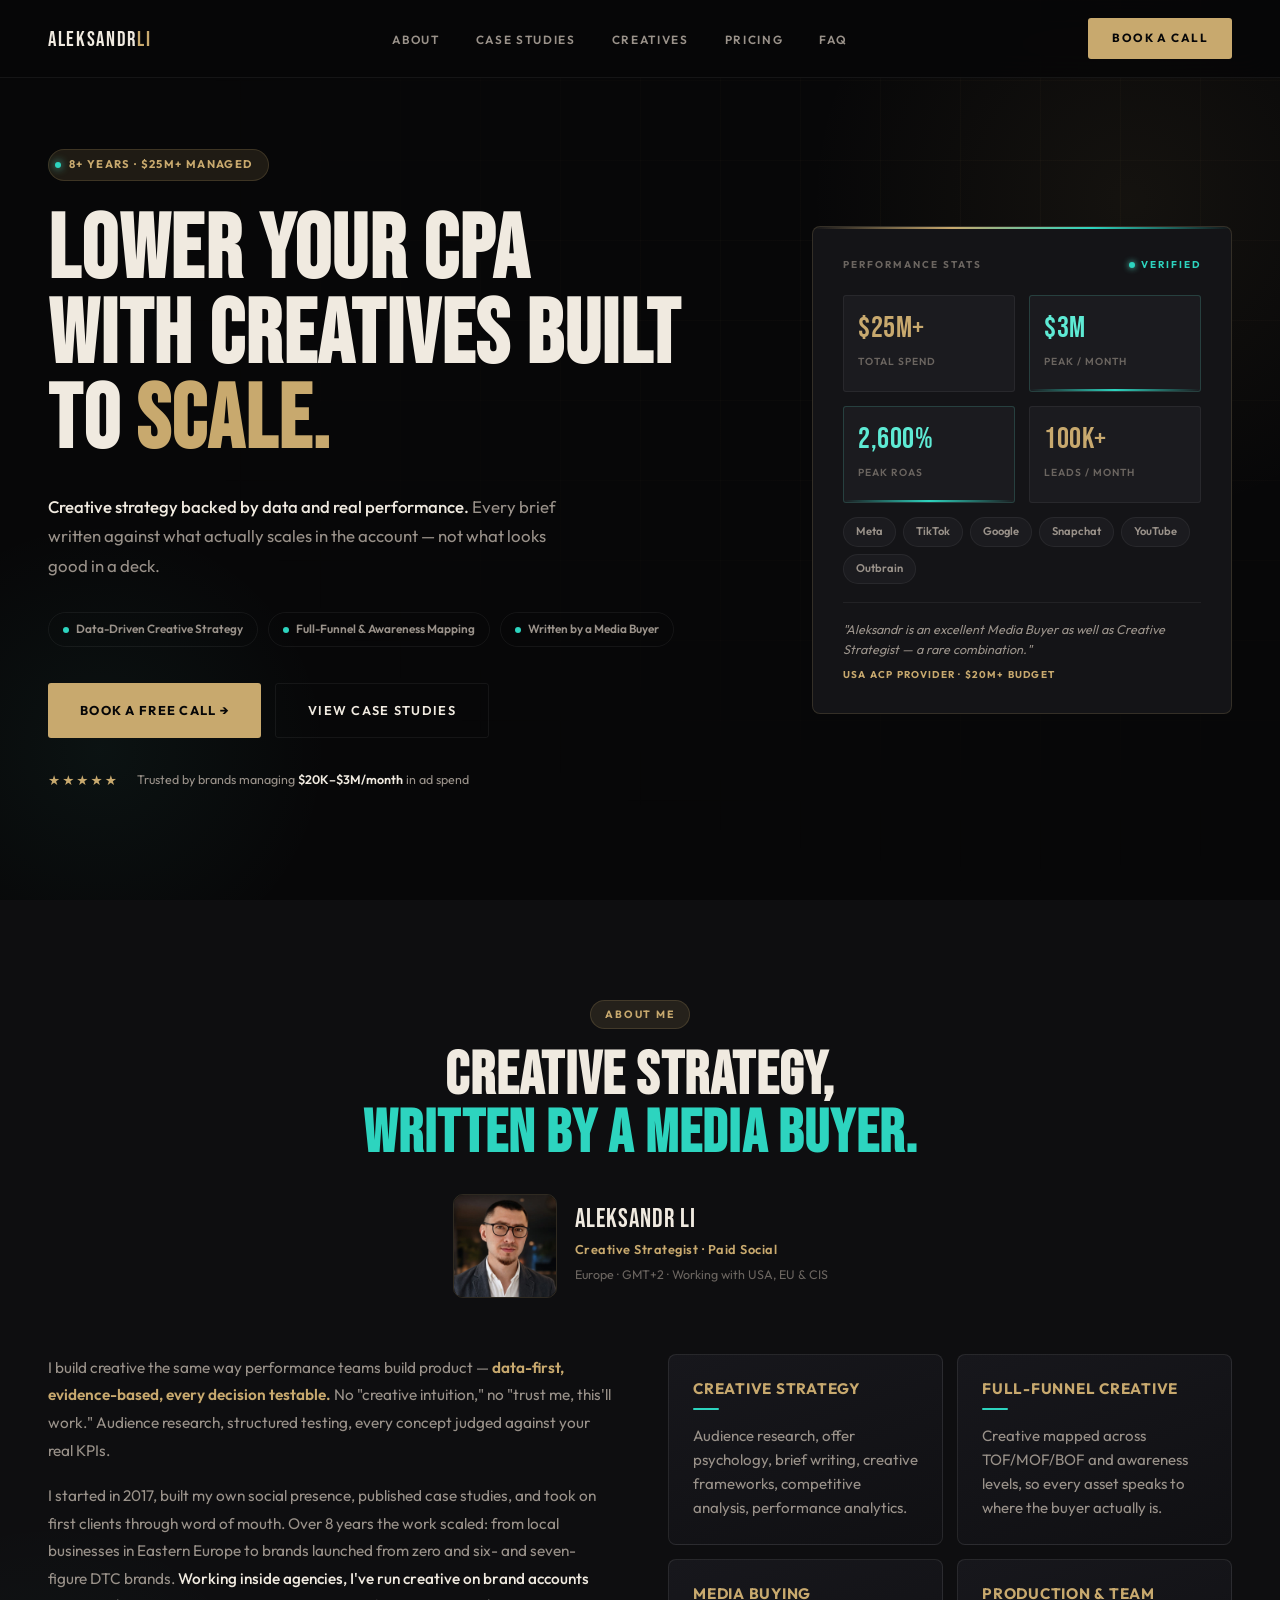
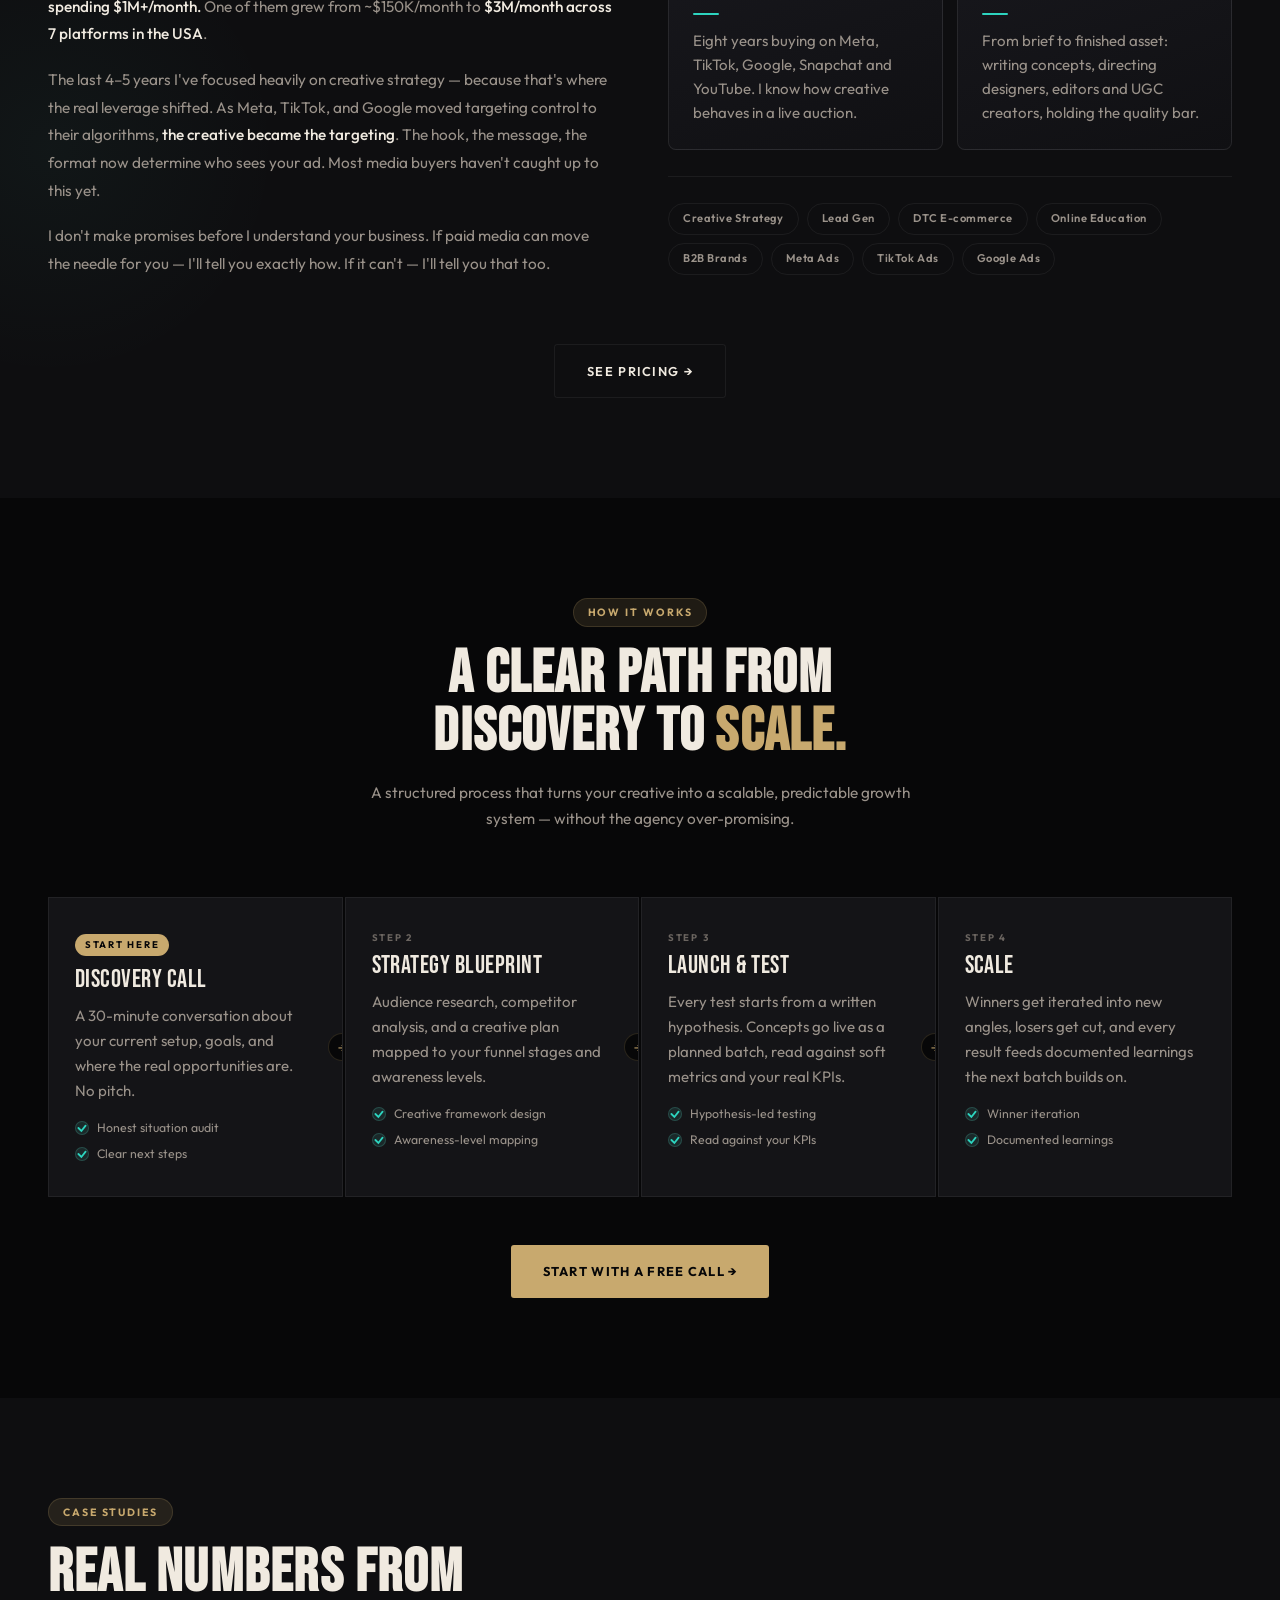
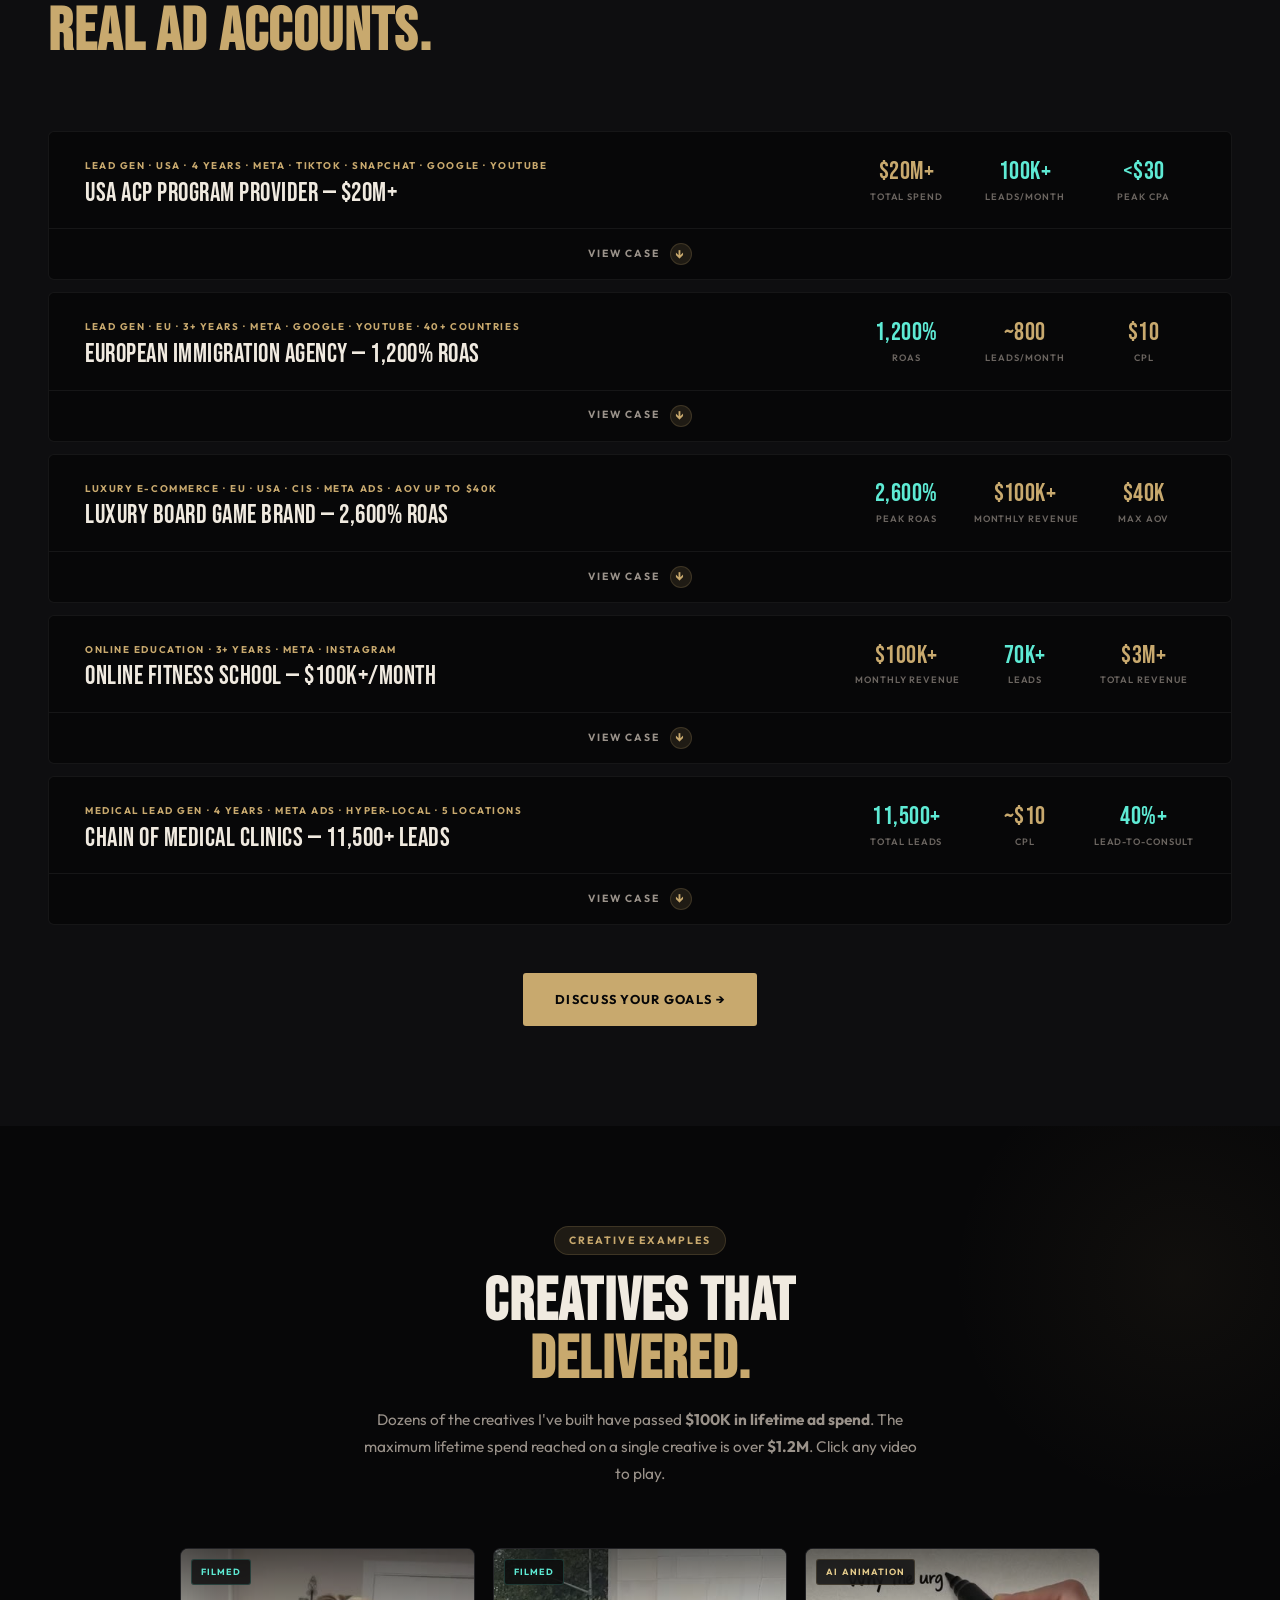
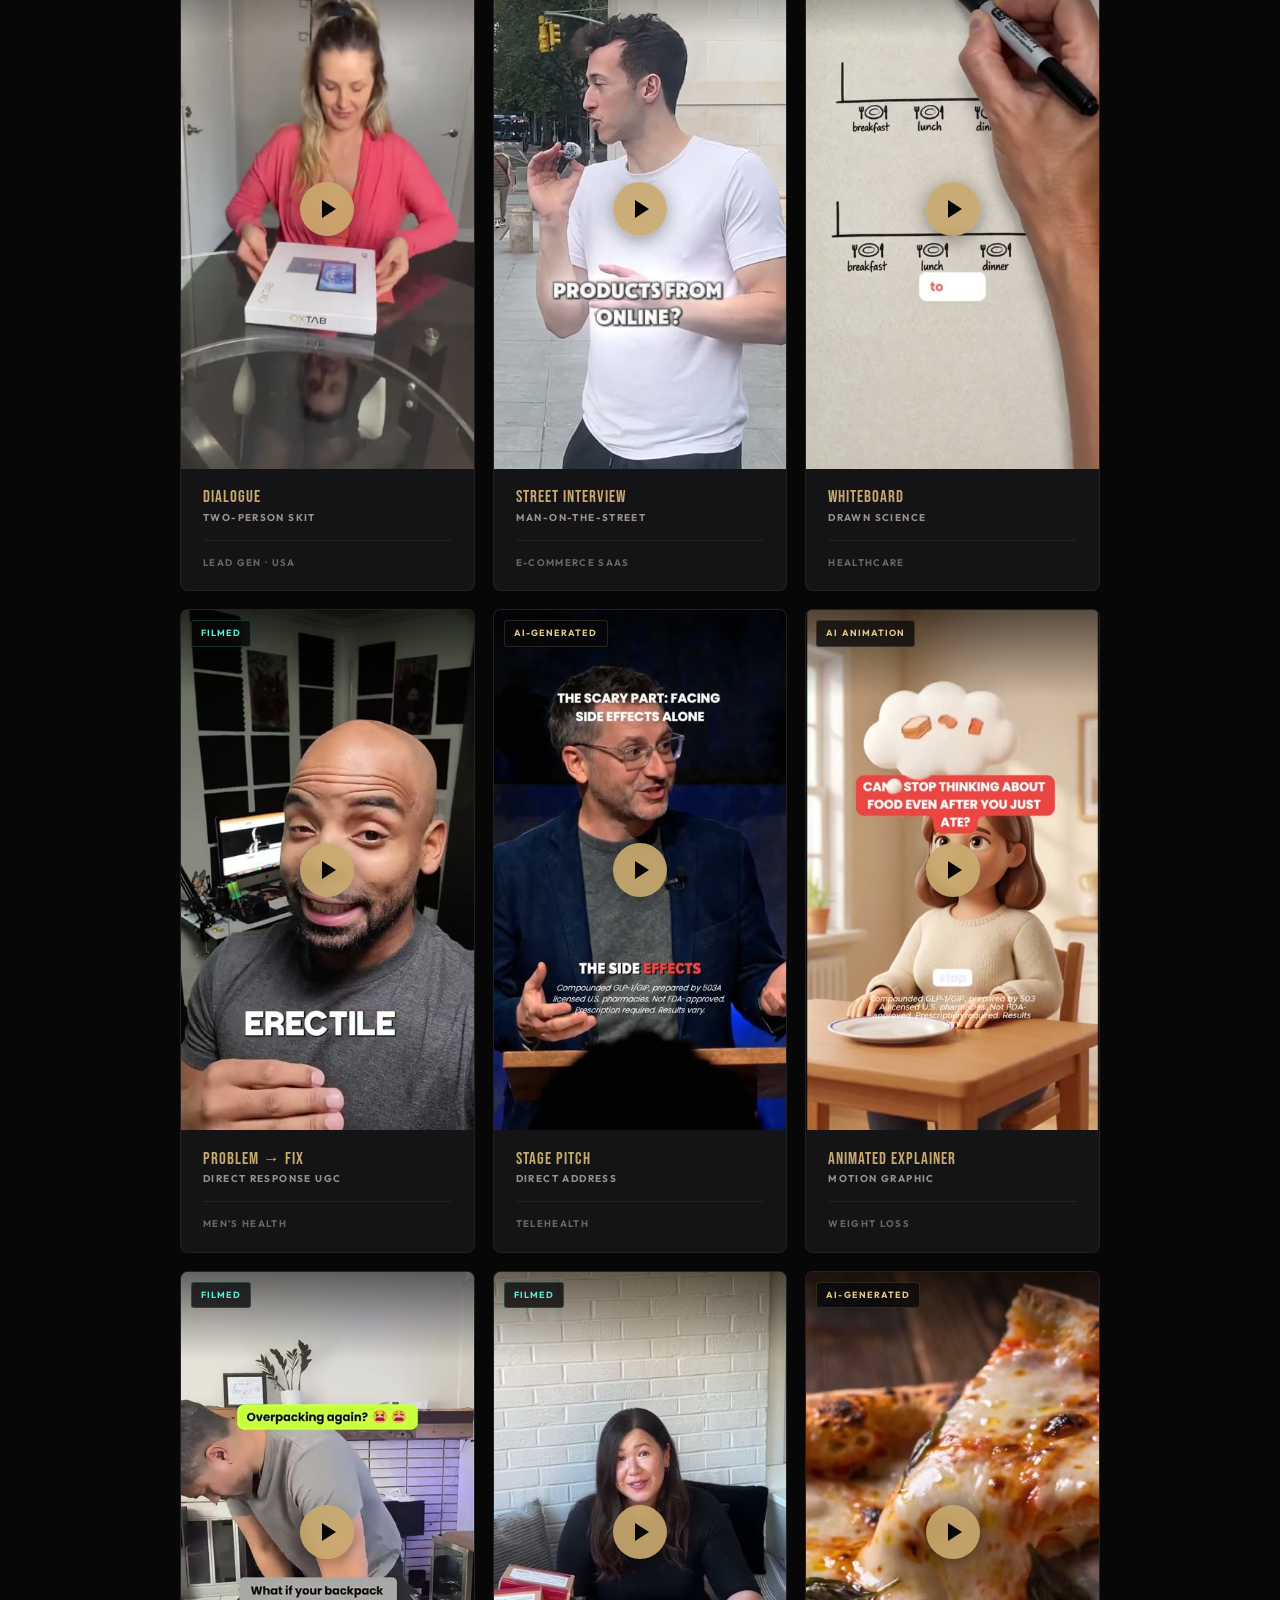
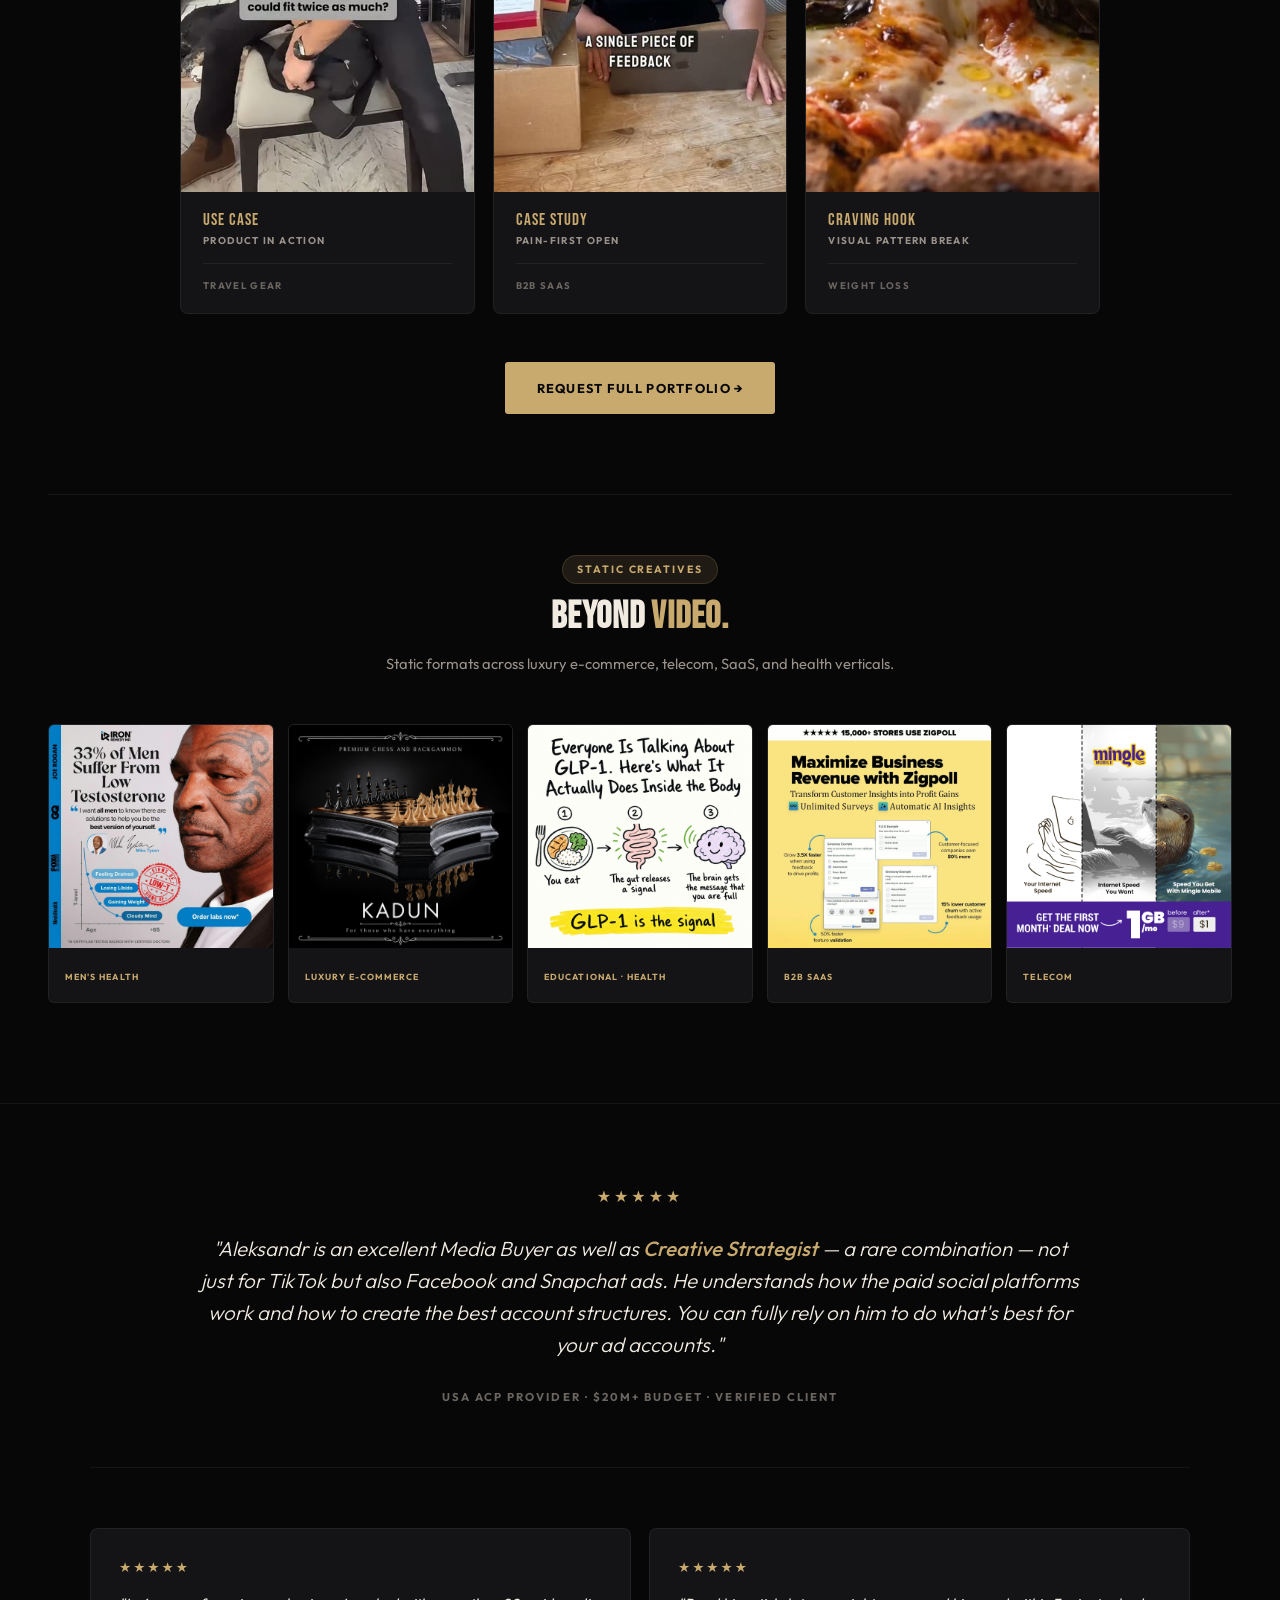
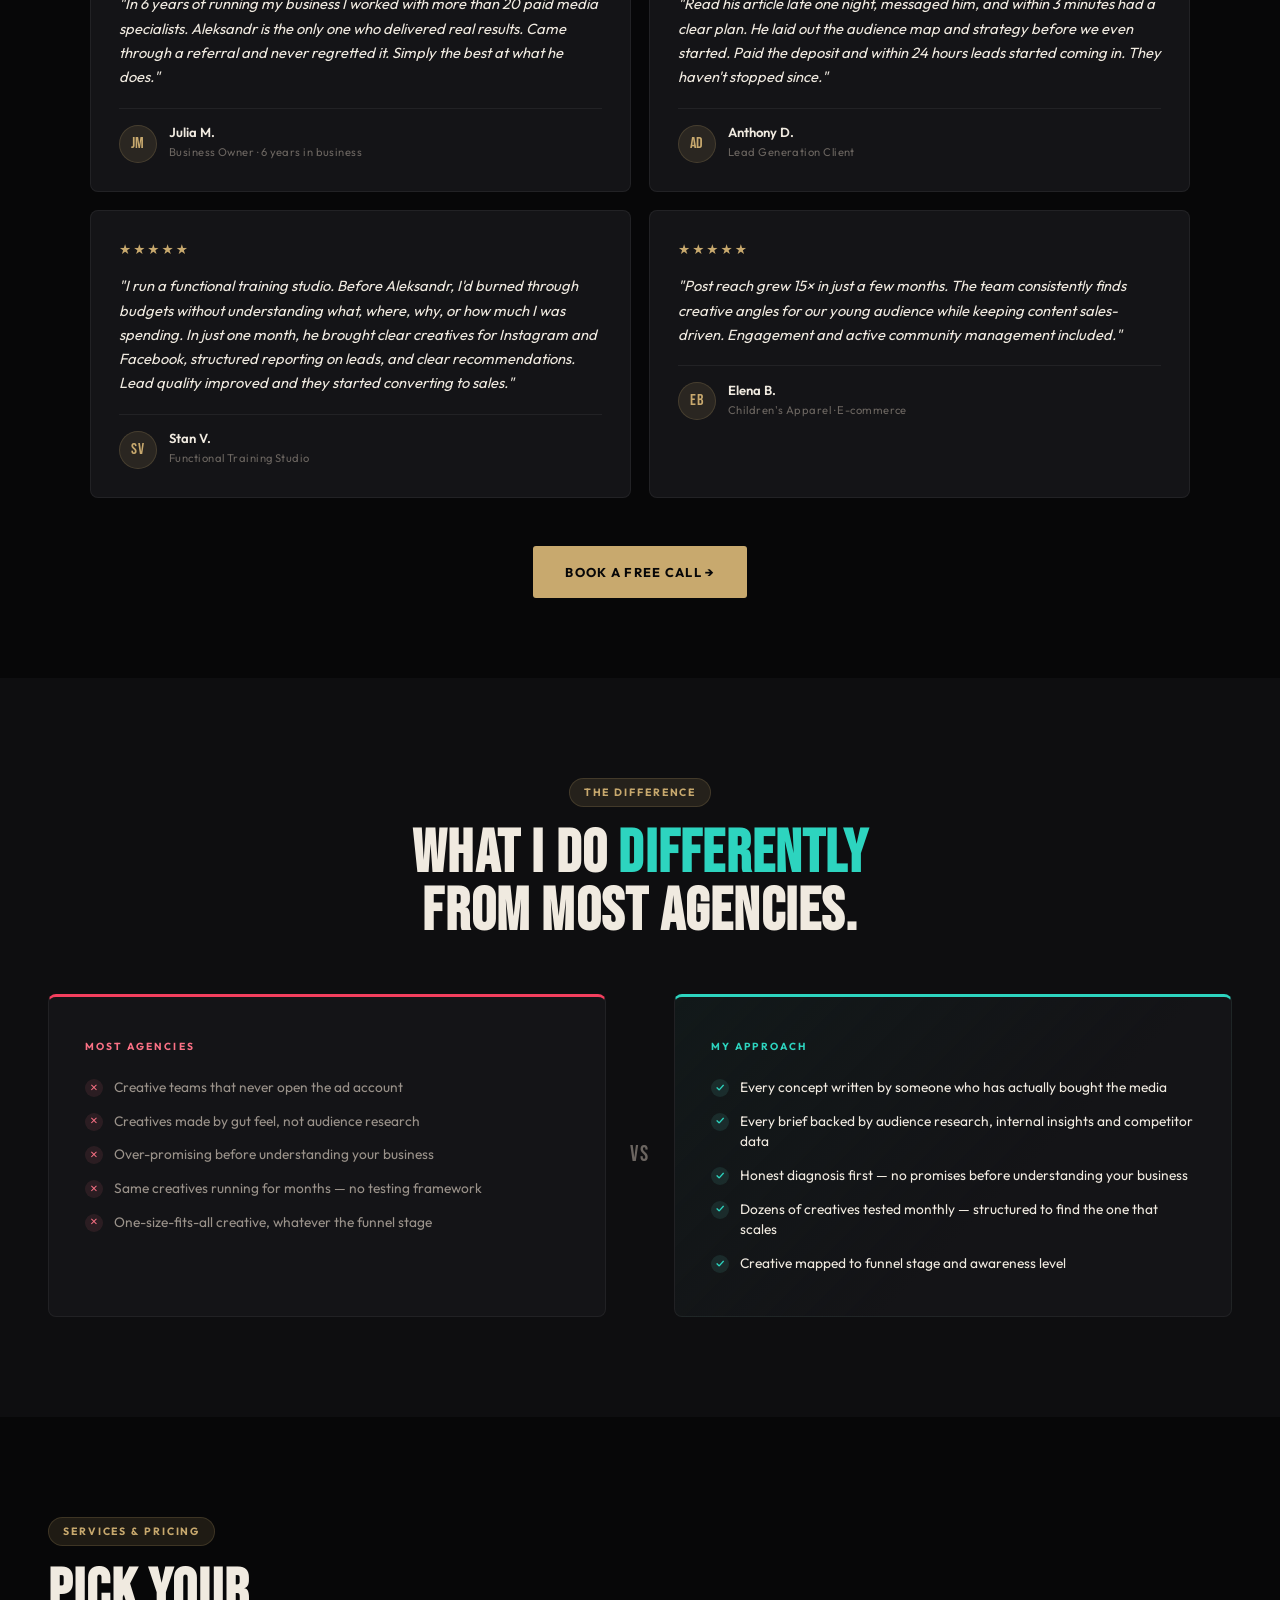
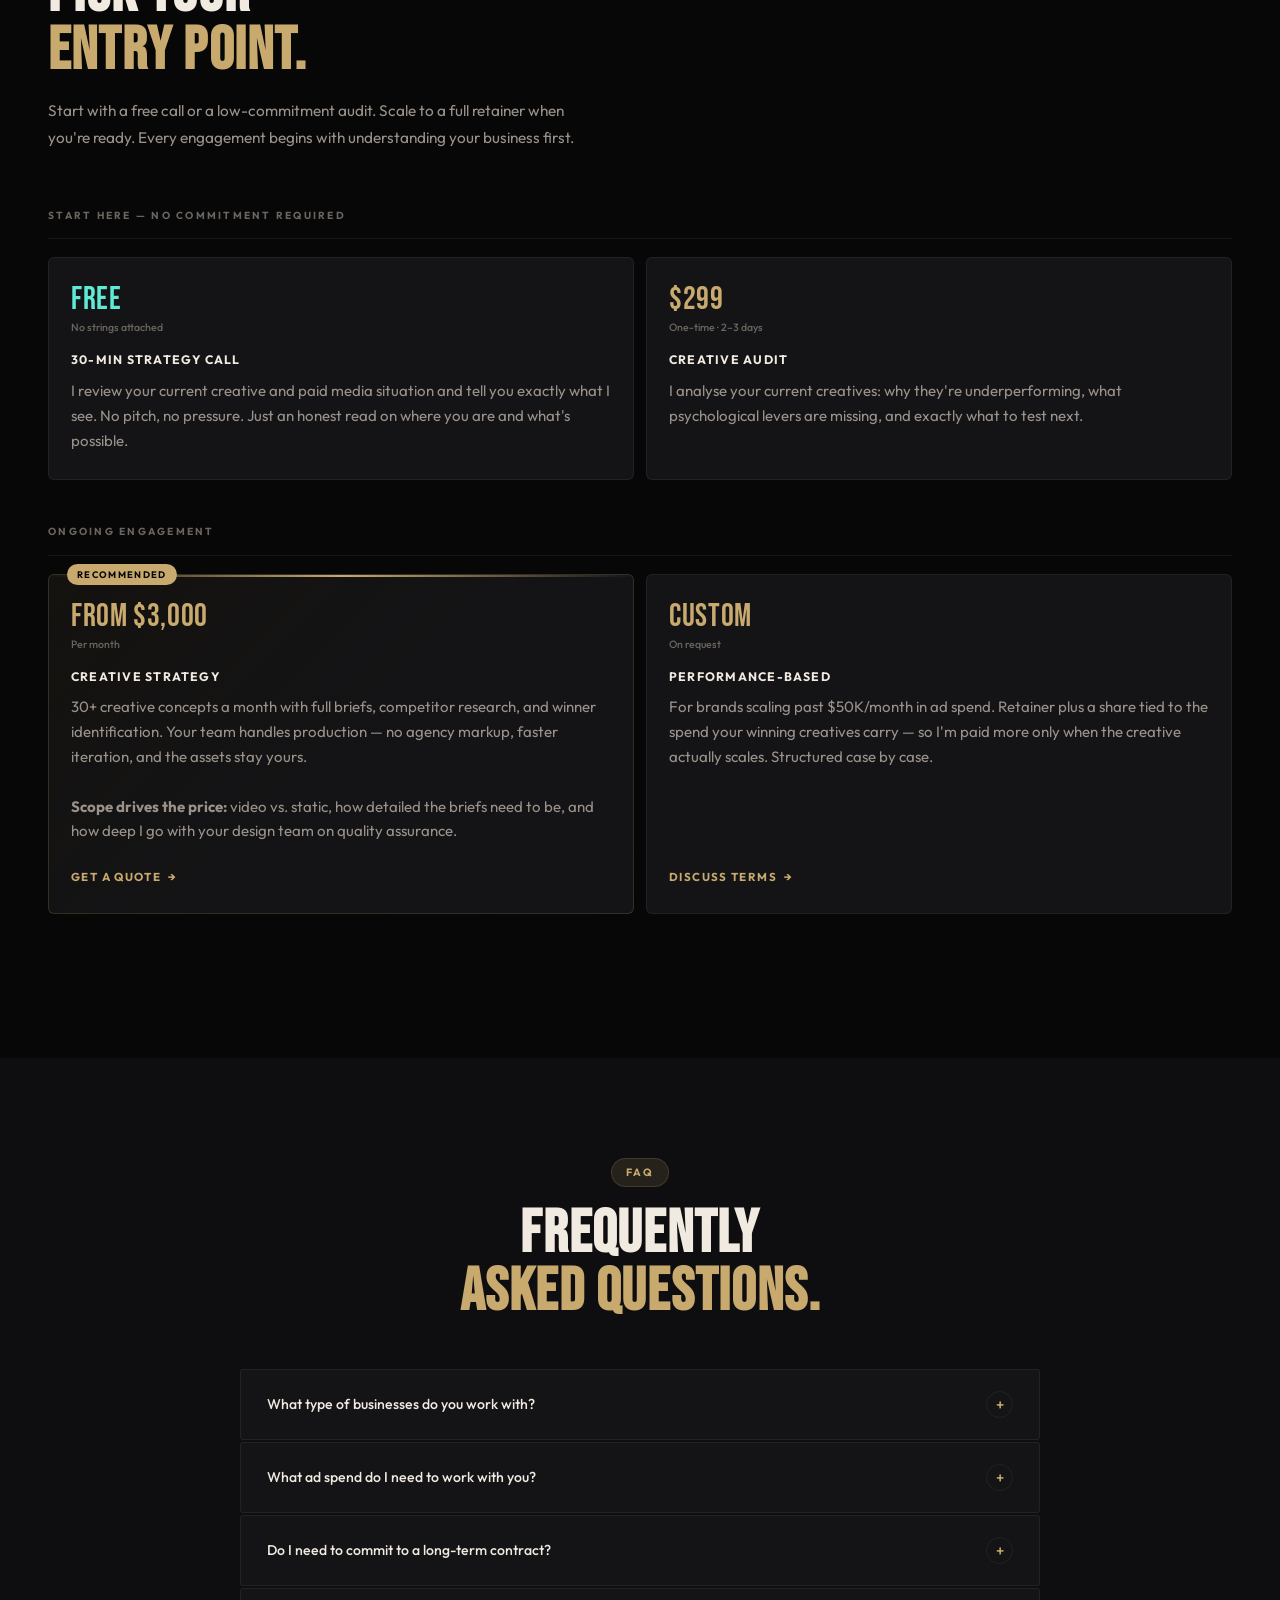
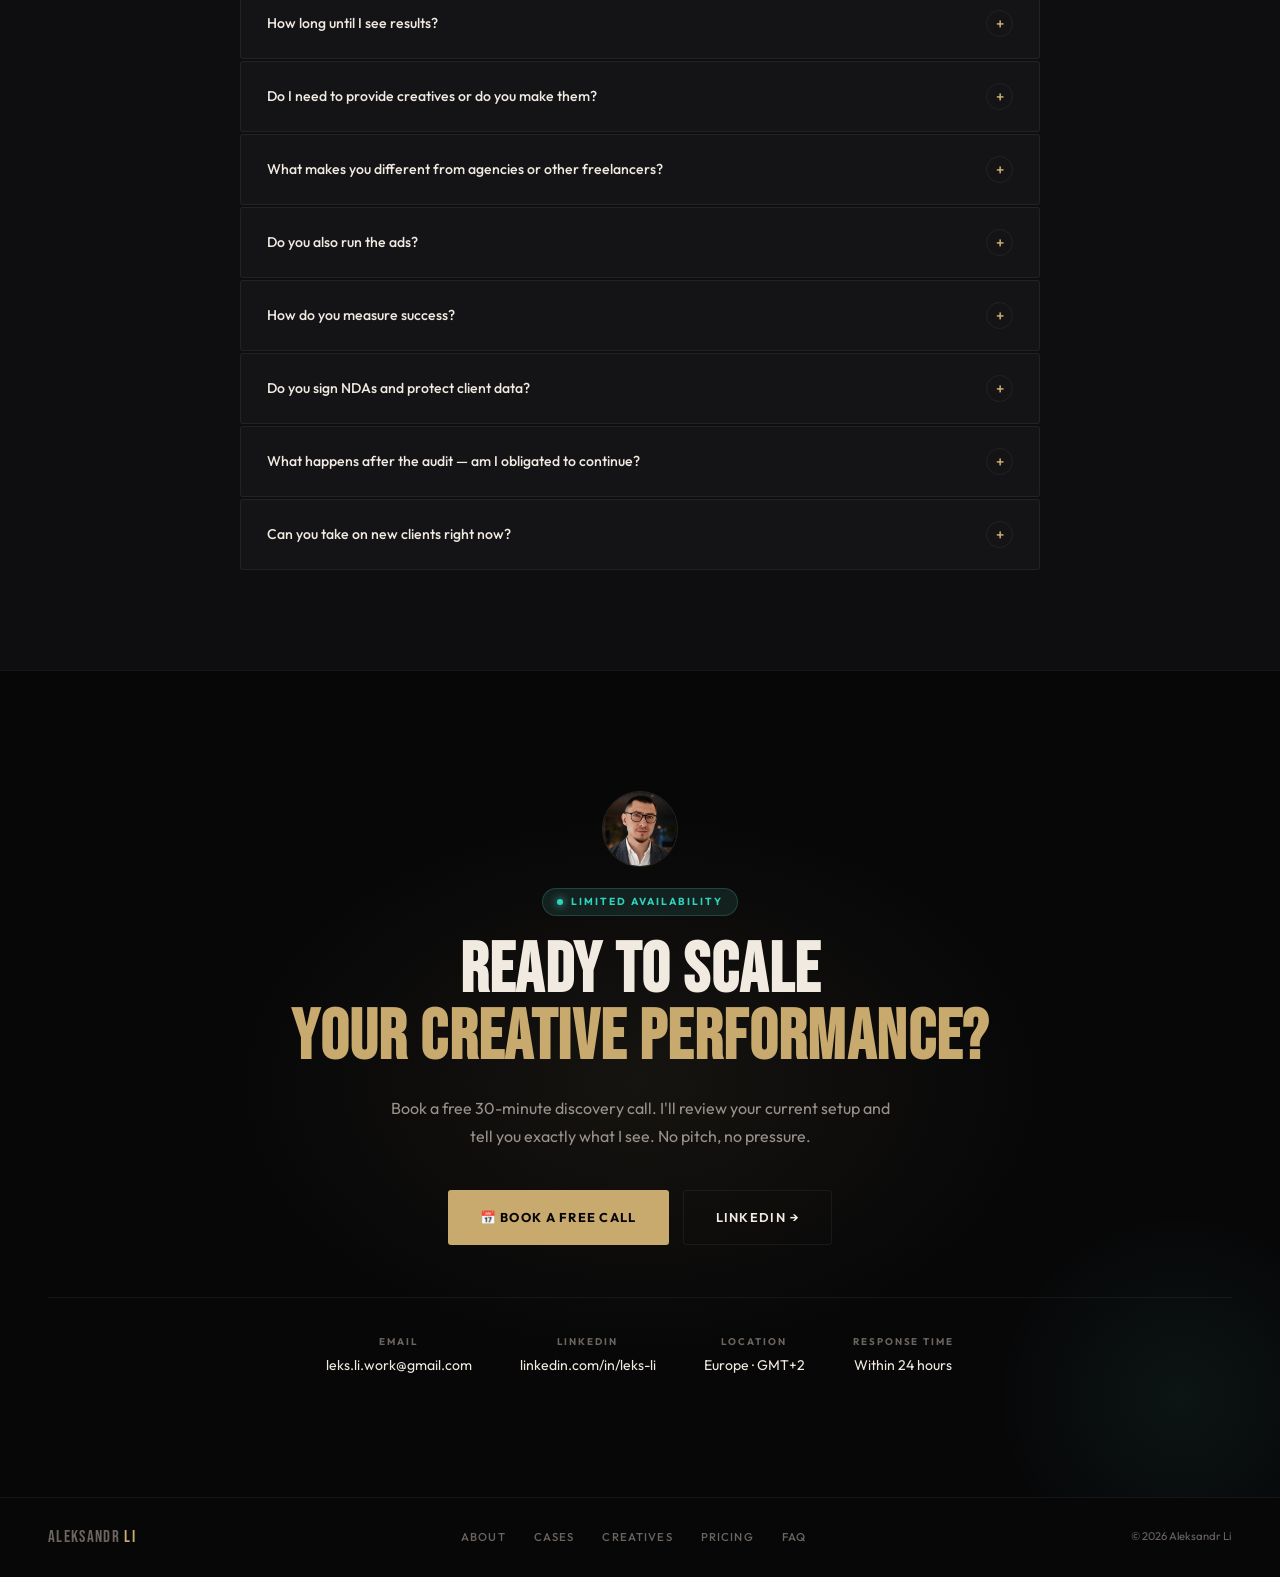
<file: index.html>
<!DOCTYPE html>
<!-- Aleksandr Li — Landing Page v1.11 (scroll jitter fix + logo nudge) -->
<html lang="en">
<head>
<meta charset="UTF-8"/>
<meta name="viewport" content="width=device-width, initial-scale=1.0"/>
<title>Aleksandr Li — Creative Strategy for Paid Media</title>
<link rel="icon" type="image/svg+xml" href="favicon.svg"/>
<link rel="icon" type="image/png" sizes="32x32" href="favicon-32x32.png"/>
<link rel="icon" type="image/png" sizes="16x16" href="favicon-16x16.png"/>
<link rel="apple-touch-icon" sizes="180x180" href="apple-touch-icon.png"/>
<meta name="theme-color" content="#0E0E10"/>
<link rel="preconnect" href="https://fonts.googleapis.com"/>
<link href="https://fonts.googleapis.com/css2?family=Bebas+Neue&family=Outfit:wght@300;400;500;600;700&display=swap" rel="stylesheet"/>
<link rel="stylesheet" href="style.css"/>
</head>
<body>

<nav>
  <button class="burger" aria-label="Open menu" aria-expanded="false" aria-controls="mmenu">
    <span></span><span></span><span></span>
  </button>
  <div class="logo">ALEKSANDR <span>LI</span></div>
  <ul class="nav-l">
    <li><a href="#about">About</a></li>
    <li><a href="#cases">Case Studies</a></li>
    <li><a href="#creatives">Creatives</a></li>
    <li><a href="#services">Pricing</a></li>
    <li><a href="#faq">FAQ</a></li>
  </ul>
  <a href="https://calendar.app.google/tjZBaGKGAgntRVgn7" target="_blank" rel="noopener" class="nbtn">Book a Call</a>
</nav>

<!-- Mobile fullscreen menu -->
<div class="mmenu" id="mmenu" aria-hidden="true">
  <div class="mmenu-inner">
    <a href="#about" class="mmenu-link">About</a>
    <a href="#cases" class="mmenu-link">Case Studies</a>
    <a href="#creatives" class="mmenu-link">Creatives</a>
    <a href="#services" class="mmenu-link">Pricing</a>
    <a href="#faq" class="mmenu-link">FAQ</a>
    <a href="https://calendar.app.google/tjZBaGKGAgntRVgn7" target="_blank" rel="noopener" class="mmenu-cta">Book a Call →</a>
  </div>
</div>

<!-- ───── HERO ───── -->
<section id="hero">
  <div class="hgrid"></div>
  <div class="hi">
    <div class="r">
      <div class="hbadge"><span class="dot"></span>8+ Years · $25M+ Managed</div>
      <h1 class="ht">Lower your CPA<br>with creatives built to <span class="g">scale.</span></h1>
      <p class="hsub"><strong>Creative strategy backed by data and real performance.</strong> Every brief written against what actually scales in the account — not what looks good in a deck.</p>
      <div class="hpills">
        <div class="pill"><span class="pdot"></span>Data-Driven Creative Strategy</div>
        <div class="pill"><span class="pdot"></span>Full-Funnel &amp; Awareness Mapping</div>
        <div class="pill"><span class="pdot"></span>Written by a Media Buyer</div>
      </div>
      <div class="hbtns">
        <a href="https://calendar.app.google/tjZBaGKGAgntRVgn7" target="_blank" rel="noopener" class="bg">Book a Free Call →</a>
        <a href="#cases" class="bgh">View Case Studies</a>
      </div>
      <div class="htrust">
        <span class="htrust-stars">★★★★★</span>
        <span class="htrust-text">Trusted by brands managing <strong>$20K–$3M/month</strong> in ad spend</span>
      </div>
    </div>
    <div class="r d1">
      <div class="hcard">
        <div class="hclbl"><span>Performance Stats</span><span class="live">Verified</span></div>
        <div class="hsgrid">
          <div class="hstat"><span class="hsv">$25M+</span><span class="hsl">Total Spend</span></div>
          <div class="hstat hl"><span class="hsv">$3M</span><span class="hsl">Peak / Month</span></div>
          <div class="hstat hl"><span class="hsv">2,600%</span><span class="hsl">Peak ROAS</span></div>
          <div class="hstat"><span class="hsv">100K+</span><span class="hsl">Leads / Month</span></div>
        </div>
        <div class="hplats">
          <span class="pp">Meta</span><span class="pp">TikTok</span><span class="pp">Google</span>
          <span class="pp">Snapchat</span><span class="pp">YouTube</span><span class="pp">Outbrain</span>
        </div>
        <div class="hquote">"Aleksandr is an excellent Media Buyer as well as Creative Strategist — a rare combination."<strong>USA ACP Provider · $20M+ Budget</strong></div>
      </div>
    </div>
  </div>
</section>

<!-- ───── ABOUT ───── -->
<section id="about">
  <div class="mx">
    <div class="about-header r">
      <div class="stag">About Me</div>
      <h2 class="st">Creative strategy,<br><span class="t">written by a media buyer.</span></h2>
            <div class="about-me">
        <img class="about-photo" src="images/aleksandr.jpg" alt="Aleksandr Li" width="104" height="104" loading="lazy">
        <div>
          <div class="about-id-name">Aleksandr Li</div>
          <div class="about-id-role">Creative Strategist · Paid Social</div>
          <div class="about-id-loc">Europe · GMT+2 · Working with USA, EU &amp; CIS</div>
        </div>
      </div>
    </div>
    <div class="about-grid">
      <div class="about-text-block r">
        <p>I build creative the same way performance teams build product — <span class="key">data-first, evidence-based, every decision testable.</span> No "creative intuition," no "trust me, this'll work." Audience research, structured testing, every concept judged against your real KPIs.</p>
        <p>I started in 2017, built my own social presence, published case studies, and took on first clients through word of mouth. Over 8 years the work scaled: from local businesses in Eastern Europe to brands launched from zero and six- and seven-figure DTC brands. <strong>Working inside agencies, I&#39;ve run creative on brand accounts spending $1M+/month.</strong> One of them grew from ~$150K/month to <strong>$3M/month across 7 platforms in the USA</strong>.</p>
        <p>The last 4–5 years I've focused heavily on creative strategy — because that's where the real leverage shifted. As Meta, TikTok, and Google moved targeting control to their algorithms, <strong>the creative became the targeting</strong>. The hook, the message, the format now determine who sees your ad. Most media buyers haven't caught up to this yet.</p>
        <p>I don't make promises before I understand your business. If paid media can move the needle for you — I'll tell you exactly how. If it can't — I'll tell you that too.</p>
      </div>
      <div class="about-right r d1">
        <div class="about-cards">
        <div class="acard">
          <h4>Creative Strategy</h4>
          <p>Audience research, offer psychology, brief writing, creative frameworks, competitive analysis, performance analytics.</p>
        </div>
        <div class="acard">
          <h4>Full-Funnel Creative</h4>
          <p>Creative mapped across TOF/MOF/BOF and awareness levels, so every asset speaks to where the buyer actually is.</p>
        </div>
        <div class="acard">
          <h4>Media Buying</h4>
          <p>Eight years buying on Meta, TikTok, Google, Snapchat and YouTube. I know how creative behaves in a live auction.</p>
        </div>
        <div class="acard">
          <h4>Production &amp; Team</h4>
          <p>From brief to finished asset: writing concepts, directing designers, editors and UGC creators, holding the quality bar.</p>
        </div>
        </div>
        <div class="about-tags">
          <span class="atag">Creative Strategy</span>
          <span class="atag">Lead Gen</span>
          <span class="atag">DTC E-commerce</span>
          <span class="atag">Online Education</span>
          <span class="atag">B2B Brands</span>
          <span class="atag">Meta Ads</span>
          <span class="atag">TikTok Ads</span>
          <span class="atag">Google Ads</span>
        </div>
      </div>
    </div>
    <div class="ccta r">
      <a href="#services" class="bgh">See Pricing →</a>
    </div>
  </div>
</section>

<!-- ───── PROCESS ───── -->
<section id="process">
  <div class="mx">
    <div class="ph r">
      <div class="stag">How It Works</div>
      <h2 class="st">A clear path from<br>discovery to <span class="g">scale.</span></h2>
      <p class="ssub">A structured process that turns your creative into a scalable, predictable growth system — without the agency over-promising.</p>
    </div>
    <div class="ps">
      <div class="step r">
        <div class="snum s0">Start Here</div>
        <div class="stitle">Discovery Call</div>
        <div class="sdesc">A 30-minute conversation about your current setup, goals, and where the real opportunities are. No pitch.</div>
        <div class="schecks">
          <div class="sc">Honest situation audit</div>
          <div class="sc">Clear next steps</div>
        </div>
        <div class="sarr">→</div>
      </div>
      <div class="step r d1">
        <div class="snum">Step 2</div>
        <div class="stitle">Strategy Blueprint</div>
        <div class="sdesc">Audience research, competitor analysis, and a creative plan mapped to your funnel stages and awareness levels.</div>
        <div class="schecks">
          <div class="sc">Creative framework design</div>
          <div class="sc">Awareness-level mapping</div>
        </div>
        <div class="sarr">→</div>
      </div>
      <div class="step r d2">
        <div class="snum">Step 3</div>
        <div class="stitle">Launch &amp; Test</div>
        <div class="sdesc">Every test starts from a written hypothesis. Concepts go live as a planned batch, read against soft metrics and your real KPIs.</div>
        <div class="schecks">
          <div class="sc">Hypothesis-led testing</div>
          <div class="sc">Read against your KPIs</div>
        </div>
        <div class="sarr">→</div>
      </div>
      <div class="step r d3">
        <div class="snum">Step 4</div>
        <div class="stitle">Scale</div>
        <div class="sdesc">Winners get iterated into new angles, losers get cut, and every result feeds documented learnings the next batch builds on.</div>
        <div class="schecks">
          <div class="sc">Winner iteration</div>
          <div class="sc">Documented learnings</div>
        </div>
      </div>
    </div>
    <div class="ccta r">
      <a href="https://calendar.app.google/tjZBaGKGAgntRVgn7" target="_blank" rel="noopener" class="bg">Start with a free call →</a>
    </div>
  </div>
</section>

<!-- ───── CASE STUDIES ───── -->
<section id="cases">
  <div class="mx">
    <div class="ch r">
      <div>
        <div class="stag">Case Studies</div>
        <h2 class="st">Real numbers from<br><span class="g">real ad accounts.</span></h2>
      </div>
    </div>
    <div class="cl">

      <div class="cc r"><div class="cch" onclick="tc(this)">
        <div><div class="ctag">Lead Gen · USA · 4 Years · Meta · TikTok · Snapchat · Google · YouTube</div><div class="cname">USA ACP Program Provider — $20M+</div></div>
        <div class="ckpis">
          <div><span class="ckv">$20M+</span><span class="ckl">Total Spend</span></div>
          <div><span class="ckv t">100K+</span><span class="ckl">Leads/Month</span></div>
          <div><span class="ckv t">&lt;$30</span><span class="ckl">Peak CPA</span></div>
        </div>
        </div><div class="cb"><div class="cbi">
        <div>
          <p>Client was spending ~$150K/month with <strong>zero creative system</strong>. All decisions made on gut feel — no testing framework, no repeatable path to scale.</p>
          <p>Built the entire creative strategy process from scratch: audience research, brief writing, UGC sourcing, creative analytics with Motion, <strong>dynamic budget allocation across 7 platforms</strong> vs. live CPA. Top 8 creatives generated $3.5M+ combined lifetime spend.</p>
          <a href="https://tally.so/r/ODj89M" target="_blank" rel="noopener" class="clink">Request Full Case Study →</a>
        </div>
        <table class="ctbl">
          <tr><td>Total spend</td><td>$20M+</td></tr>
          <tr><td>Peak monthly spend</td><td>$3M / month</td></tr>
          <tr><td>Peak registrations</td><td>100K+ / month</td></tr>
          <tr><td>CPA at peak</td><td>&lt;$30</td></tr>
          <tr><td>Top creative (lifetime)</td><td>$896K</td></tr>
          <tr><td>Platforms</td><td>7 platforms</td></tr>
          <tr><td>Duration</td><td>4 years (ongoing)</td></tr>
        </table>
      </div></div><div class="cexpand" onclick="tc(this)"><span>View case</span><span class="cexpand-arrow">↓</span></div></div>

      <div class="cc r d1"><div class="cch" onclick="tc(this)">
        <div><div class="ctag">Lead Gen · EU · 3+ Years · Meta · Google · YouTube · 40+ Countries</div><div class="cname">European Immigration Agency — 1,200% ROAS</div></div>
        <div class="ckpis">
          <div><span class="ckv t">1,200%</span><span class="ckl">ROAS</span></div>
          <div><span class="ckv">~800</span><span class="ckl">Leads/Month</span></div>
          <div><span class="ckv">$10</span><span class="ckl">CPL</span></div>
        </div>
        </div><div class="cb"><div class="cbi">
        <div>
          <p>Immigration is a <strong>3-month+ decision cycle</strong> — standard short-funnel approaches don't work. Built a dedicated MOF layer with testimonials, success stories, and educational content to keep prospects warm over months without burning budget on cold reach.</p>
          <p>Multilingual geo-targeting across 40+ countries with separate messaging per immigration motivation: jobs, education, legal security, retirement.</p>
          <a href="https://tally.so/r/ODj89M" target="_blank" rel="noopener" class="clink">Request Full Case Study →</a>
        </div>
        <table class="ctbl">
          <tr><td>ROAS</td><td>1,200%</td></tr>
          <tr><td>MER</td><td>500%</td></tr>
          <tr><td>Leads / month avg</td><td>~800</td></tr>
          <tr><td>Cost per lead</td><td>$10 first-contact</td></tr>
          <tr><td>Countries reached</td><td>40+</td></tr>
          <tr><td>Revenue growth</td><td>3×</td></tr>
        </table>
      </div></div><div class="cexpand" onclick="tc(this)"><span>View case</span><span class="cexpand-arrow">↓</span></div></div>

      <div class="cc r d2"><div class="cch" onclick="tc(this)">
        <div><div class="ctag">Luxury E-commerce · EU · USA · CIS · Meta Ads · AOV up to $40K</div><div class="cname">Luxury Board Game Brand — 2,600% ROAS</div></div>
        <div class="ckpis">
          <div><span class="ckv t">2,600%</span><span class="ckl">Peak ROAS</span></div>
          <div><span class="ckv">$100K+</span><span class="ckl">Monthly Revenue</span></div>
          <div><span class="ckv">$40K</span><span class="ckl">Max AOV</span></div>
        </div>
        </div><div class="cb"><div class="cbi">
        <div>
          <p>Selling a <strong>$40,000 chess set</strong> requires a completely different buyer psychology. Repositioned messaging from product features → <strong>status &amp; identity</strong>. Built a retargeting system designed for months-long luxury nurturing across EU, USA, and CIS simultaneously.</p>
          <a href="https://tally.so/r/ODj89M" target="_blank" rel="noopener" class="clink">Request Full Case Study →</a>
        </div>
        <table class="ctbl">
          <tr><td>Peak ROAS</td><td>2,600%</td></tr>
          <tr><td>Monthly revenue</td><td>$100K+</td></tr>
          <tr><td>Max AOV per unit</td><td>$40,000</td></tr>
          <tr><td>Markets</td><td>Europe · USA · CIS</td></tr>
          <tr><td>Duration</td><td>2+ years</td></tr>
        </table>
      </div></div><div class="cexpand" onclick="tc(this)"><span>View case</span><span class="cexpand-arrow">↓</span></div></div>

      <div class="cc r d3"><div class="cch" onclick="tc(this)">
        <div><div class="ctag">Online Education · 3+ Years · Meta · Instagram</div><div class="cname">Online Fitness School — $100K+/Month</div></div>
        <div class="ckpis">
          <div><span class="ckv">$100K+</span><span class="ckl">Monthly Revenue</span></div>
          <div><span class="ckv t">70K+</span><span class="ckl">Leads</span></div>
          <div><span class="ckv">$3M+</span><span class="ckl">Total Revenue</span></div>
        </div>
        </div><div class="cb"><div class="cbi">
        <div>
          <p>From <strong>$0 in paid revenue</strong> to $100K+/month. Built full paid infrastructure from zero — pixel setup, full-funnel architecture, lookalike audiences, UGC + founder video creative mix across 90+ product launches. Grew Instagram from 400K to <strong>750K+ followers</strong> via paid simultaneously.</p>
          <a href="https://tally.so/r/ODj89M" target="_blank" rel="noopener" class="clink">Request Full Case Study →</a>
        </div>
        <table class="ctbl">
          <tr><td>Monthly revenue (peak)</td><td>$100K+</td></tr>
          <tr><td>Total revenue</td><td>$3M+</td></tr>
          <tr><td>Leads generated</td><td>70K+</td></tr>
          <tr><td>Ad impressions</td><td>400M+</td></tr>
          <tr><td>Instagram growth</td><td>400K → 750K+</td></tr>
        </table>
      </div></div><div class="cexpand" onclick="tc(this)"><span>View case</span><span class="cexpand-arrow">↓</span></div></div>

      <div class="cc r"><div class="cch" onclick="tc(this)">
        <div><div class="ctag">Medical Lead Gen · 4 Years · Meta Ads · Hyper-local · 5 Locations</div><div class="cname">Chain of Medical Clinics — 11,500+ Leads</div></div>
        <div class="ckpis">
          <div><span class="ckv t">11,500+</span><span class="ckl">Total Leads</span></div>
          <div><span class="ckv">~$10</span><span class="ckl">CPL</span></div>
          <div><span class="ckv t">40%+</span><span class="ckl">Lead-to-Consult</span></div>
        </div>
        </div><div class="cb"><div class="cbi">
        <div>
          <p>I trained in medicine before paid media, so working with clinics is familiar territory — I understand the pain points patients walk in with, the language doctors use, and the trust signals that matter in healthcare marketing. <strong>That context shaped every creative decision in this campaign.</strong></p>
          <p>5 pain relief and rehabilitation centers needed steady consultation bookings within a strict <strong>1.5-mile radius</strong> per center. Tiny audience pools, constant fatigue risk, no room to scale aggressively.</p>
          <p>Solved through continuous creative rotation and age-based splits: direct founder-led ads for 50+, interactive quizzes for 25–45. <strong>Pain-first messaging</strong> outperformed clinic-feature ads every time.</p>
          <a href="https://tally.so/r/ODj89M" target="_blank" rel="noopener" class="clink">Request Full Case Study →</a>
        </div>
        <table class="ctbl">
          <tr><td>Total leads</td><td>11,500+</td></tr>
          <tr><td>Cost per lead</td><td>~$10</td></tr>
          <tr><td>Lead-to-consultation</td><td>40%+</td></tr>
          <tr><td>Avg leads / month</td><td>250+</td></tr>
          <tr><td>Social growth</td><td>2K → 13K+ followers</td></tr>
          <tr><td>Duration</td><td>4 years</td></tr>
        </table>
      </div></div><div class="cexpand" onclick="tc(this)"><span>View case</span><span class="cexpand-arrow">↓</span></div></div>

    </div>
    <div class="ccta r">
      <a href="https://calendar.app.google/tjZBaGKGAgntRVgn7" target="_blank" rel="noopener" class="bg">Discuss your goals →</a>
    </div>
  </div>
</section>

<!-- ───── CREATIVES ───── -->
<section id="creatives">
  <div class="mx">
    <div class="creatives-header r">
      <div class="stag">Creative Examples</div>
      <h2 class="st">Creatives that<br><span class="g">delivered.</span></h2>
      <p class="ssub" style="margin-left:auto;margin-right:auto;text-align:center">Dozens of the creatives I&#39;ve built have passed <strong>$100K in lifetime ad spend</strong>. The maximum lifetime spend reached on a single creative is over <strong>$1.2M</strong>. Click any video to play.</p>
    </div>

    <!-- Video grid 3x3 -->
    <div class="cv-grid">
      <div class="cv-card text-metric r">
        <div class="cv-media">
          <video src="videos/v03_acp_349k.mp4" poster="images/posters/v03_acp_349k.jpg" muted playsinline preload="none"></video>
          <div class="cv-play"></div>
          <span class="pfbadge filmed">Filmed</span>
        </div>
        <div class="cv-info">
          <span class="cv-metric">Dialogue</span>
          <span class="cv-metric-lbl">Two-Person Skit</span>
          <span class="cv-tag">Lead Gen &middot; USA</span>
        </div>
      </div>

      <div class="cv-card text-metric r d1">
        <div class="cv-media">
          <video src="videos/v15_street_interview_saas.mp4" poster="images/posters/v15_street_interview_saas.jpg" muted playsinline preload="none"></video>
          <div class="cv-play"></div>
          <span class="pfbadge filmed">Filmed</span>
        </div>
        <div class="cv-info">
          <span class="cv-metric">Street Interview</span>
          <span class="cv-metric-lbl">Man-on-the-Street</span>
          <span class="cv-tag">E-commerce SaaS</span>
        </div>
      </div>

      <div class="cv-card text-metric r d2">
        <div class="cv-media">
          <video src="videos/v11_whiteboard.mp4" poster="images/posters/v11_whiteboard.jpg" muted playsinline preload="none"></video>
          <div class="cv-play"></div>
          <span class="pfbadge ai">AI Animation</span>
        </div>
        <div class="cv-info">
          <span class="cv-metric">Whiteboard</span>
          <span class="cv-metric-lbl">Drawn Science</span>
          <span class="cv-tag">Healthcare</span>
        </div>
      </div>

      <div class="cv-card text-metric r">
        <div class="cv-media">
          <video src="videos/v07_iron.mp4" poster="images/posters/v07_iron.jpg" muted playsinline preload="none"></video>
          <div class="cv-play"></div>
          <span class="pfbadge filmed">Filmed</span>
        </div>
        <div class="cv-info">
          <span class="cv-metric">Problem &rarr; Fix</span>
          <span class="cv-metric-lbl">Direct Response UGC</span>
          <span class="cv-tag">Men's Health</span>
        </div>
      </div>

      <div class="cv-card text-metric r d1">
        <div class="cv-media">
          <video src="videos/v13_stage_pitch.mp4" poster="images/posters/v13_stage_pitch.jpg" muted playsinline preload="none"></video>
          <div class="cv-play"></div>
          <span class="pfbadge ai">AI-Generated</span>
        </div>
        <div class="cv-info">
          <span class="cv-metric">Stage Pitch</span>
          <span class="cv-metric-lbl">Direct Address</span>
          <span class="cv-tag">Telehealth</span>
        </div>
      </div>

      <div class="cv-card text-metric r d2">
        <div class="cv-media">
          <video src="videos/v12_animated_explainer.mp4" poster="images/posters/v12_animated_explainer.jpg" muted playsinline preload="none"></video>
          <div class="cv-play"></div>
          <span class="pfbadge ai">AI Animation</span>
        </div>
        <div class="cv-info">
          <span class="cv-metric">Animated Explainer</span>
          <span class="cv-metric-lbl">Motion Graphic</span>
          <span class="cv-tag">Weight Loss</span>
        </div>
      </div>

      <div class="cv-card text-metric r">
        <div class="cv-media">
          <video src="videos/v09_titantrek.mp4" poster="images/posters/v09_titantrek.jpg" muted playsinline preload="none"></video>
          <div class="cv-play"></div>
          <span class="pfbadge filmed">Filmed</span>
        </div>
        <div class="cv-info">
          <span class="cv-metric">Use Case</span>
          <span class="cv-metric-lbl">Product in Action</span>
          <span class="cv-tag">Travel Gear</span>
        </div>
      </div>

      <div class="cv-card text-metric r d1">
        <div class="cv-media">
          <video src="videos/v16_case_study_saas.mp4" poster="images/posters/v16_case_study_saas.jpg" muted playsinline preload="none"></video>
          <div class="cv-play"></div>
          <span class="pfbadge filmed">Filmed</span>
        </div>
        <div class="cv-info">
          <span class="cv-metric">Case Study</span>
          <span class="cv-metric-lbl">Pain-First Open</span>
          <span class="cv-tag">B2B SaaS</span>
        </div>
      </div>

      <div class="cv-card text-metric r d2">
        <div class="cv-media">
          <video src="videos/v14_craving_hook.mp4" poster="images/posters/v14_craving_hook.jpg" muted playsinline preload="none"></video>
          <div class="cv-play"></div>
          <span class="pfbadge ai">AI-Generated</span>
        </div>
        <div class="cv-info">
          <span class="cv-metric">Craving Hook</span>
          <span class="cv-metric-lbl">Visual Pattern Break</span>
          <span class="cv-tag">Weight Loss</span>
        </div>
      </div>
    </div>

    <div class="cv-swipe-hint"><span>Swipe →</span></div>

    <div class="cv-cta r">
      <a href="https://tally.so/r/XxROdz" target="_blank" rel="noopener" class="bg">Request Full Portfolio →</a>
    </div>

    <!-- Static creatives -->
    <div class="cv-static-divider">
      <div class="cv-static-header r">
        <div class="stag">Static Creatives</div>
        <h3>Beyond <span class="g">video.</span></h3>
        <p>Static formats across luxury e-commerce, telecom, SaaS, and health verticals.</p>
      </div>

      <div class="cv-static-grid">
        <div class="cv-static-card r">
          <div class="cv-static-media"><img src="images/s05_iron.jpg" alt="Iron Remedy MD static creative" loading="lazy"></div>
          <div class="cv-static-info"><span class="cv-static-tag">Men's Health</span></div>
        </div>
        <div class="cv-static-card r d1">
          <div class="cv-static-media"><img src="images/s01_kadun.jpg" alt="Kadun Chess static creative" loading="lazy"></div>
          <div class="cv-static-info"><span class="cv-static-tag">Luxury E-commerce</span></div>
        </div>
        <div class="cv-static-card r d2">
          <div class="cv-static-media"><img src="images/s03_tryozi_explainer.jpg" alt="Hand-drawn GLP-1 mechanism explainer" loading="lazy"></div>
          <div class="cv-static-info"><span class="cv-static-tag">Educational · Health</span></div>
        </div>
        <div class="cv-static-card r d3">
          <div class="cv-static-media"><img src="images/s04_zigpoll_saas.jpg" alt="Zigpoll feature and offer creative" loading="lazy"></div>
          <div class="cv-static-info"><span class="cv-static-tag">B2B SaaS</span></div>
        </div>
        <div class="cv-static-card r">
          <div class="cv-static-media"><img src="images/s02_mingle.jpg" alt="Mingle Mobile static creative" loading="lazy"></div>
          <div class="cv-static-info"><span class="cv-static-tag">Telecom</span></div>
        </div>
      </div>
      <div class="cv-swipe-hint"><span>Swipe →</span></div>
    </div>
  </div>
</section>

<!-- ───── TESTIMONIAL ───── -->
<div id="testimonial">
  <div class="tw r">
    <div class="stars">★★★★★</div>
    <div class="tq">"Aleksandr is an excellent Media Buyer as well as <span class="g">Creative Strategist</span> — a rare combination — not just for TikTok but also Facebook and Snapchat ads. He understands how the paid social platforms work and how to create the best account structures. You can fully rely on him to do what's best for your ad accounts."</div>
    <div class="tsrc">USA ACP Provider · $20M+ Budget · Verified Client</div>
  </div>

  <div class="tcards-wrap r">
    <div class="tcards-grid">
      <div class="tcard">
        <div class="tcard-stars">★★★★★</div>
        <div class="tcard-quote">"In 6 years of running my business I worked with more than 20 paid media specialists. Aleksandr is the only one who delivered real results. Came through a referral and never regretted it. Simply the best at what he does."</div>
        <div class="tcard-meta">
          <div class="tcard-avatar">JM</div>
          <div>
            <div class="tcard-name">Julia M.</div>
            <div class="tcard-role">Business Owner · 6 years in business</div>
          </div>
        </div>
      </div>

      <div class="tcard">
        <div class="tcard-stars">★★★★★</div>
        <div class="tcard-quote">"Read his article late one night, messaged him, and within 3 minutes had a clear plan. He laid out the audience map and strategy before we even started. Paid the deposit and within 24 hours leads started coming in. They haven't stopped since."</div>
        <div class="tcard-meta">
          <div class="tcard-avatar">AD</div>
          <div>
            <div class="tcard-name">Anthony D.</div>
            <div class="tcard-role">Lead Generation Client</div>
          </div>
        </div>
      </div>

      <div class="tcard">
        <div class="tcard-stars">★★★★★</div>
        <div class="tcard-quote">"I run a functional training studio. Before Aleksandr, I'd burned through budgets without understanding what, where, why, or how much I was spending. In just one month, he brought clear creatives for Instagram and Facebook, structured reporting on leads, and clear recommendations. Lead quality improved and they started converting to sales."</div>
        <div class="tcard-meta">
          <div class="tcard-avatar">SV</div>
          <div>
            <div class="tcard-name">Stan V.</div>
            <div class="tcard-role">Functional Training Studio</div>
          </div>
        </div>
      </div>

      <div class="tcard">
        <div class="tcard-stars">★★★★★</div>
        <div class="tcard-quote">"Post reach grew 15× in just a few months. The team consistently finds creative angles for our young audience while keeping content sales-driven. Engagement and active community management included."</div>
        <div class="tcard-meta">
          <div class="tcard-avatar">EB</div>
          <div>
            <div class="tcard-name">Elena B.</div>
            <div class="tcard-role">Children's Apparel · E-commerce</div>
          </div>
        </div>
      </div>
    </div>
    <div class="ccta r">
      <a href="https://calendar.app.google/tjZBaGKGAgntRVgn7" target="_blank" rel="noopener" class="bg">Book a free call →</a>
    </div>
  </div>
</div>

<!-- ───── COMPARISON ───── -->
<section id="comparison">
  <div class="mx">
    <div class="comph r">
      <div class="stag">The Difference</div>
      <h2 class="st">What I do <span class="t">differently</span><br>from most agencies.</h2>
    </div>
    <div class="compg r">
      <div class="ccard cold">
        <div class="clbl2">Most Agencies</div>
        <div class="citems">
          <div class="ci"><div class="cico">✕</div>Creative teams that never open the ad account</div>
          <div class="ci"><div class="cico">✕</div>Creatives made by gut feel, not audience research</div>
          <div class="ci"><div class="cico">✕</div>Over-promising before understanding your business</div>
          <div class="ci"><div class="cico">✕</div>Same creatives running for months — no testing framework</div>
          <div class="ci"><div class="cico">✕</div>One-size-fits-all creative, whatever the funnel stage</div>
        </div>
      </div>
      <div class="cvs">VS</div>
      <div class="ccard cnew">
        <div class="clbl2">My Approach</div>
        <div class="citems">
          <div class="ci"><div class="cico">✓</div>Every concept written by someone who has actually bought the media</div>
          <div class="ci"><div class="cico">✓</div>Every brief backed by audience research, internal insights and competitor data</div>
          <div class="ci"><div class="cico">✓</div>Honest diagnosis first — no promises before understanding your business</div>
          <div class="ci"><div class="cico">✓</div>Dozens of creatives tested monthly — structured to find the one that scales</div>
          <div class="ci"><div class="cico">✓</div>Creative mapped to funnel stage and awareness level</div>
        </div>
      </div>
    </div>
  </div>
</section>

<!-- ───── SERVICES ───── -->
<section id="services">
  <div class="mx">
    <div class="sh r">
      <div class="stag">Services &amp; Pricing</div>
      <h2 class="st">Pick your<br><span class="g">entry point.</span></h2>
      <p class="ssub">Start with a free call or a low-commitment audit. Scale to a full retainer when you're ready. Every engagement begins with understanding your business first.</p>
    </div>
    <div class="tb r">
      <div class="tblbl">Start Here — No Commitment Required</div>
      <div class="tgrid c2">
        <div class="tier">
          <div class="tpr free">Free</div>
          <span class="tper">No strings attached</span>
          <div class="tnm">30-Min Strategy Call</div>
          <div class="tdesc">I review your current creative and paid media situation and tell you exactly what I see. No pitch, no pressure. Just an honest read on where you are and what's possible.</div>
        </div>
        <div class="tier">
          <div class="tpr">$299</div>
          <span class="tper">One-time · 2–3 days</span>
          <div class="tnm">Creative Audit</div>
          <div class="tdesc">I analyse your current creatives: why they're underperforming, what psychological levers are missing, and exactly what to test next.</div>
        </div>
      </div>
    </div>
    <div class="tb r">
      <div class="tblbl">Ongoing Engagement</div>
      <div class="tgrid c2">
        <div class="tier ft">
          <div class="tbadge">Recommended</div>
          <div class="tpr">From $3,000</div>
          <span class="tper">Per month</span>
          <div class="tnm">Creative Strategy</div>
          <div class="tdesc">30+ creative concepts a month with full briefs, competitor research, and winner identification. Your team handles production — no agency markup, faster iteration, and the assets stay yours.<br><br><strong>Scope drives the price:</strong> video vs. static, how detailed the briefs need to be, and how deep I go with your design team on quality assurance.</div>
          <a href="https://calendar.app.google/tjZBaGKGAgntRVgn7" target="_blank" rel="noopener" class="tcta">Get a Quote <span>&rarr;</span></a>
        </div>
        <div class="tier">
          <div class="tpr">Custom</div>
          <span class="tper">On request</span>
          <div class="tnm">Performance-Based</div>
          <div class="tdesc">For brands scaling past $50K/month in ad spend. Retainer plus a share tied to the spend your winning creatives carry — so I'm paid more only when the creative actually scales. Structured case by case.</div>
          <a href="https://calendar.app.google/tjZBaGKGAgntRVgn7" target="_blank" rel="noopener" class="tcta">Discuss Terms <span>&rarr;</span></a>
        </div>
      </div>
    </div>
  </div>
</section>

<!-- ───── FAQ ───── -->
<section id="faq">
  <div class="mx">
    <div class="fh r">
      <div class="stag">FAQ</div>
      <h2 class="st">Frequently<br><span class="g">asked questions.</span></h2>
    </div>
    <div class="fl">
      <div class="fi r"><div class="fq" onclick="tf(this)">What type of businesses do you work with?<div class="fico">+</div></div><div class="fa"><div class="fai">I work primarily with DTC e-commerce brands, lead generation businesses, online education, and high-ticket services. Verticals include health & wellness, telecom, SaaS, immigration, travel & lifestyle goods, and luxury / high-ticket products. The common thread: brands with serious ad budgets ($20K+/month) that want a real system, not just someone to "run ads."</div></div></div>

      <div class="fi r d1"><div class="fq" onclick="tf(this)">What ad spend do I need to work with you?<div class="fico">+</div></div><div class="fa"><div class="fai">The recommended minimum is <strong>$20K+/month</strong> in ad spend — and that's not about my rate. Below that you can't run a clean creative test: too little data, too slow to read, and you end up guessing anyway. For the <strong>Creative Audit ($299)</strong> there's no minimum — it's useful for any brand running ads.</div></div></div>

      <div class="fi r d2"><div class="fq" onclick="tf(this)">Do I need to commit to a long-term contract?<div class="fico">+</div></div><div class="fa"><div class="fai">Retainers are <strong>month-to-month with 30-day notice</strong>. No 3-month or 6-month lock-ins. That said, paid media isn't a 30-day game — meaningful scaling happens in months 2–4. Most clients stay 6+ months because the system compounds. The flexibility is there if it's not working — but in my experience, when expectations are aligned upfront, it's rarely needed.</div></div></div>

      <div class="fi r d3"><div class="fq" onclick="tf(this)">How long until I see results?<div class="fico">+</div></div><div class="fa"><div class="fai">Honest answer: it depends on where you start. If you have an existing account with stable creatives, I can usually move your primary KPI in <strong>2–4 weeks</strong>. If we're launching from zero — building creative pipelines, testing frameworks, audience research — meaningful results take <strong>6–8 weeks</strong>. Anyone promising overnight results is either lying or working with very low standards for "results."</div></div></div>

      <div class="fi r d3"><div class="fq" onclick="tf(this)">Do I need to provide creatives or do you make them?<div class="fico">+</div></div><div class="fa"><div class="fai">I write the concepts and the briefs; <strong>your team produces them</strong>. Most brands who come to me already have editors or designers, and keeping production in-house means no agency markup, faster iteration, and the finished assets stay yours. If you don't have anyone, I can help you source production — that's discussed separately.</div></div></div>

      <div class="fi r"><div class="fq" onclick="tf(this)">What makes you different from agencies or other freelancers?<div class="fico">+</div></div><div class="fa"><div class="fai">Most creative strategists have never spent a dollar of ad budget — they write briefs from a mood board and hope. I spent eight years and <strong>$25M+ inside the accounts</strong>. That means I know what a hook has to do to survive an auction, what still works when you push past $200/day, and what quietly dies the moment you raise the budget. The strategy is written against the account, not against a deck.</div></div></div>

      <div class="fi r d3"><div class="fq" onclick="tf(this)">Do you also run the ads?<div class="fico">+</div></div><div class="fa"><div class="fai">No — I don't take media buying retainers. My focus is creative strategy, and I work alongside your media buyer, in-house team, or agency. I do ask for <strong>read-only access to the ad account</strong>: reading real performance data is exactly what makes the creative work, and without it I'd be guessing like everyone else.</div></div></div>

      <div class="fi r d1"><div class="fq" onclick="tf(this)">How do you measure success?<div class="fico">+</div></div><div class="fa"><div class="fai">Primary KPIs are agreed upfront: CPA, ROAS, or CPL depending on the business model. I track intermediate metrics (CPC, CTR, hook rate, scroll-stop rate) to diagnose creative performance. <strong>Winning creatives must also be scalable</strong> — I don't call something a winner if it only works at $200/day.</div></div></div>

      <div class="fi r d2"><div class="fq" onclick="tf(this)">Do you sign NDAs and protect client data?<div class="fico">+</div></div><div class="fa"><div class="fai">Yes — happy to sign NDAs before we share any sensitive numbers or strategy details. All client work is treated as confidential by default. Case studies on this site reference specific results but do not name brands without written permission.</div></div></div>

      <div class="fi r d3"><div class="fq" onclick="tf(this)">What happens after the audit — am I obligated to continue?<div class="fico">+</div></div><div class="fa"><div class="fai">Zero obligation. The audit is a standalone deliverable — you get a document with specific action points and you can implement them yourself, with your existing team, or with another freelancer. Most clients who do continue do it because the audit demonstrated where the gaps are. No retainer pressure either way.</div></div></div>

      <div class="fi r"><div class="fq" onclick="tf(this)">Can you take on new clients right now?<div class="fico">+</div></div><div class="fa"><div class="fai">I take on a limited number of retainer clients to maintain quality. Book a discovery call to discuss current availability and timelines. <strong>Audits and one-time projects</strong> are generally available within 1–2 weeks.</div></div></div>
    </div>
  </div>
</section>

<!-- ───── CTA ───── -->
<section id="cta">
  <div class="ci2">
    <img class="cta-photo r" src="images/aleksandr.jpg" alt="Aleksandr Li" width="76" height="76" loading="lazy">
    <div class="ctag2 r"><span class="dot"></span>Limited Availability</div>
    <h2 class="ct r d1">Ready to scale<br><span class="g">your creative performance?</span></h2>
    <p class="csub r d2">Book a free 30-minute discovery call. I'll review your current setup and tell you exactly what I see. No pitch, no pressure.</p>
    <div class="cbtns r d3">
      <a href="https://calendar.app.google/tjZBaGKGAgntRVgn7" target="_blank" rel="noopener" class="bg">📅 Book a Free Call</a>
      <a href="https://linkedin.com/in/leks-li" target="_blank" class="bgh">LinkedIn →</a>
    </div>
    <div class="ccs r">
      <div class="cci"><div class="ccl">Email</div><a href="mailto:leks.li.work@gmail.com" class="ccv">leks.li.work@gmail.com</a></div>
      <div class="cci"><div class="ccl">LinkedIn</div><a href="https://linkedin.com/in/leks-li" target="_blank" class="ccv">linkedin.com/in/leks-li</a></div>
      <div class="cci"><div class="ccl">Location</div><div class="ccv">Europe · GMT+2</div></div>
      <div class="cci"><div class="ccl">Response Time</div><div class="ccv">Within 24 hours</div></div>
    </div>
  </div>
</section>

<footer>
  <div class="flogo">ALEKSANDR <span>LI</span></div>
  <div class="flinks">
    <a href="#about">About</a>
    <a href="#cases">Cases</a>
    <a href="#creatives">Creatives</a>
    <a href="#services">Pricing</a>
    <a href="#faq">FAQ</a>
  </div>
  <div class="fcopy">© <span id="yr">2026</span> Aleksandr Li</div>
</footer>

<script src="main.js"></script>
</body>
</html>
</file>
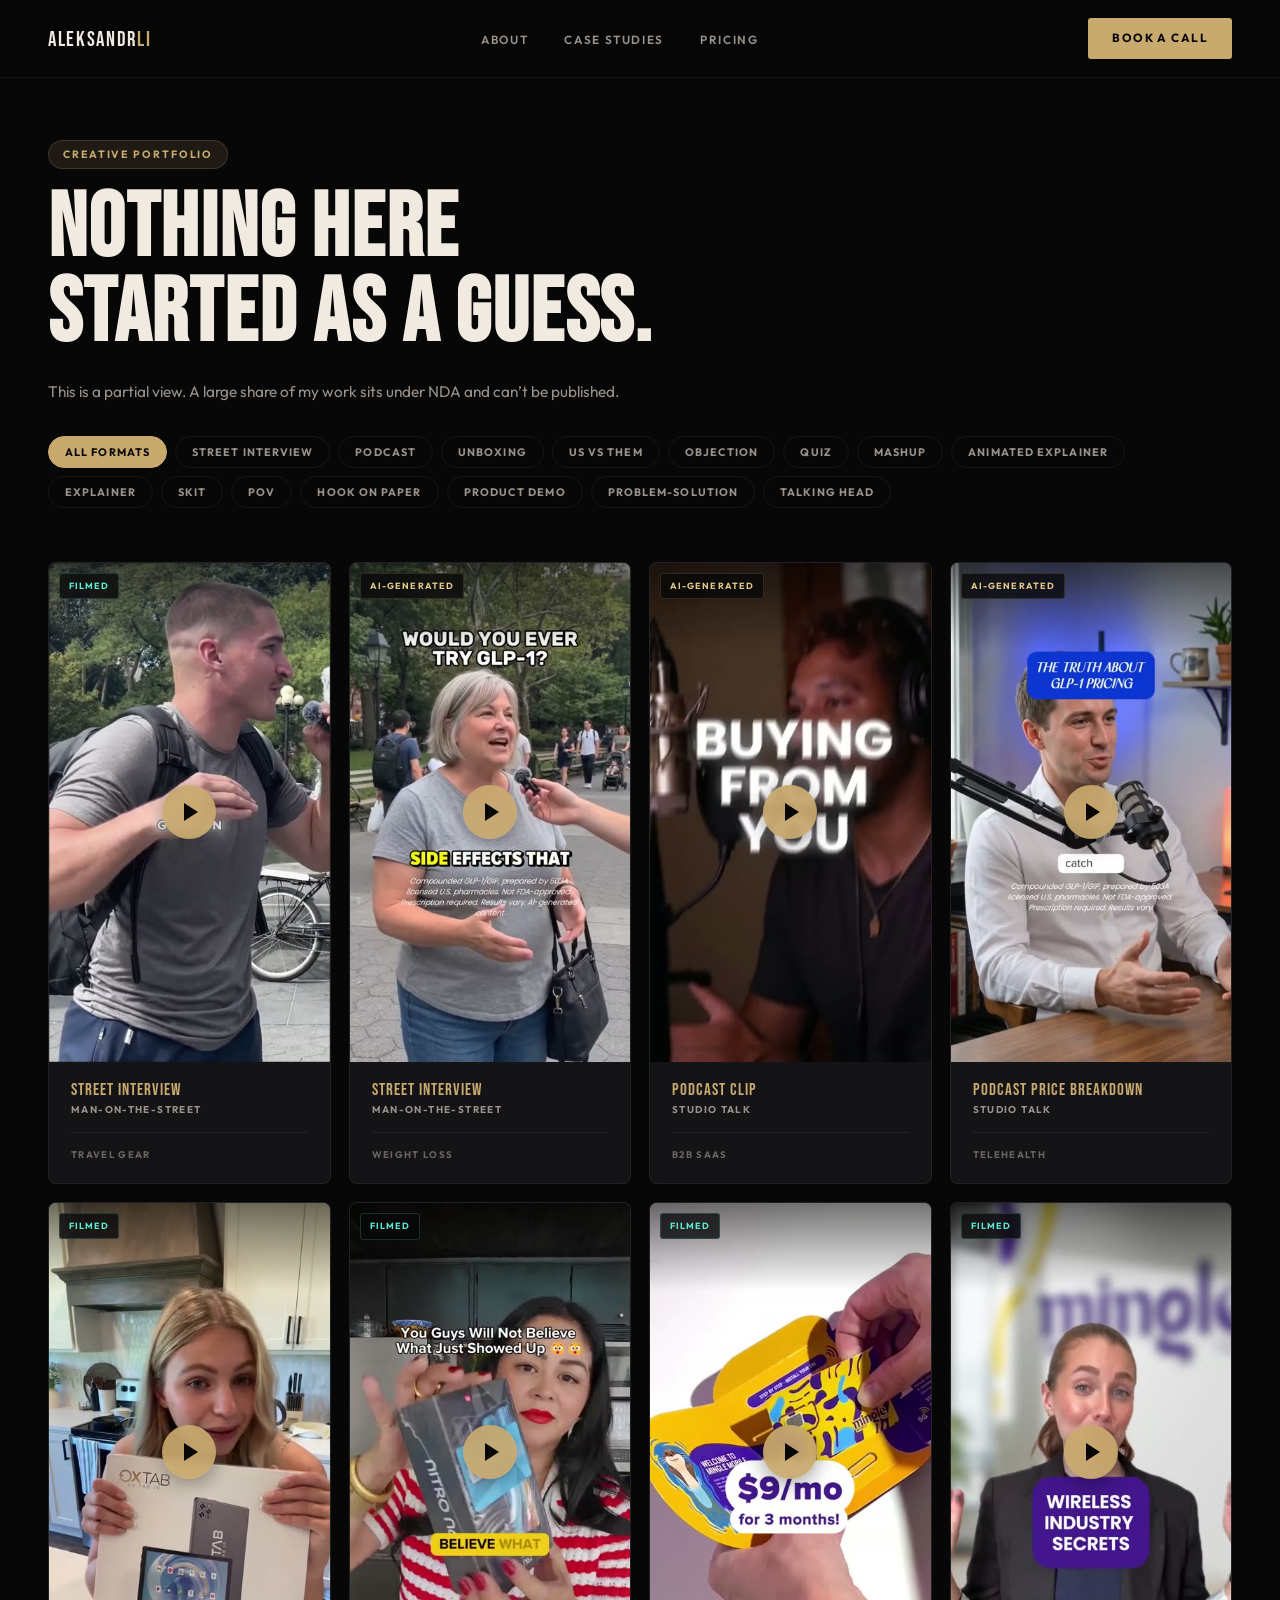
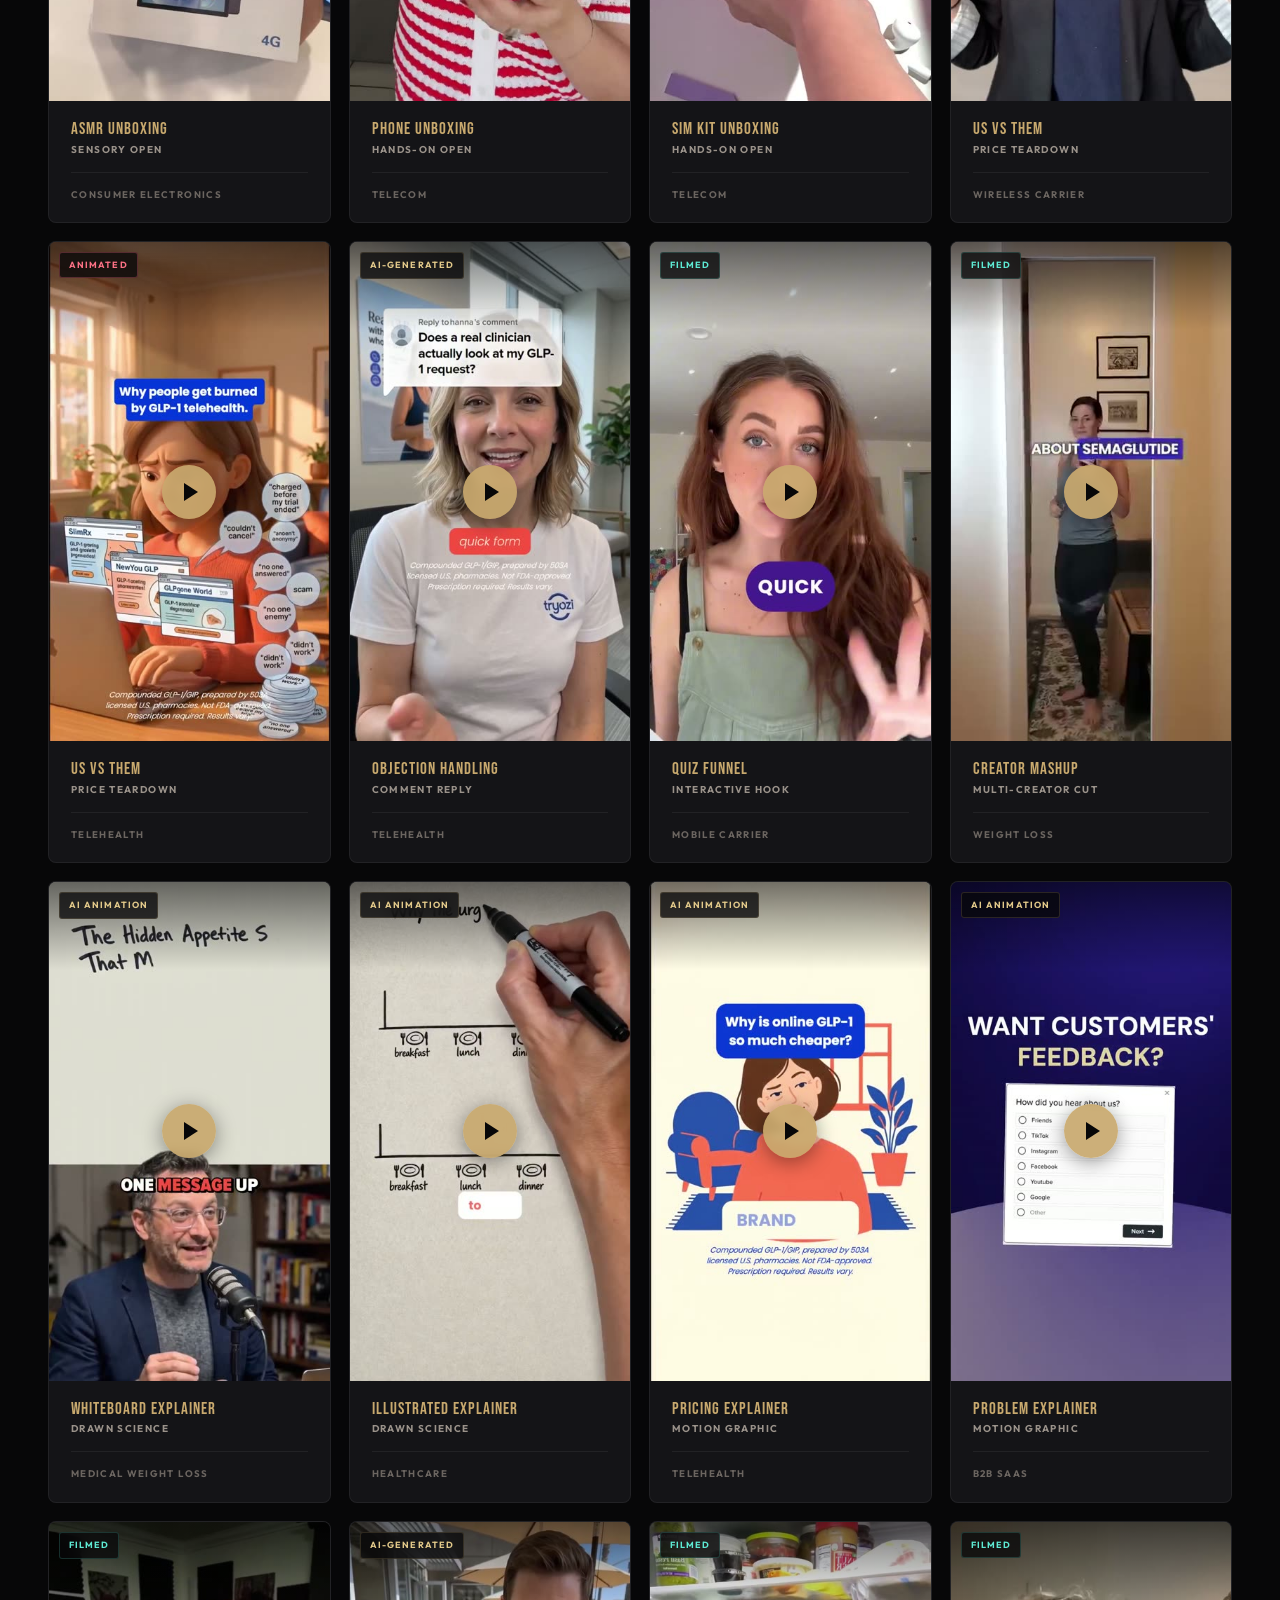
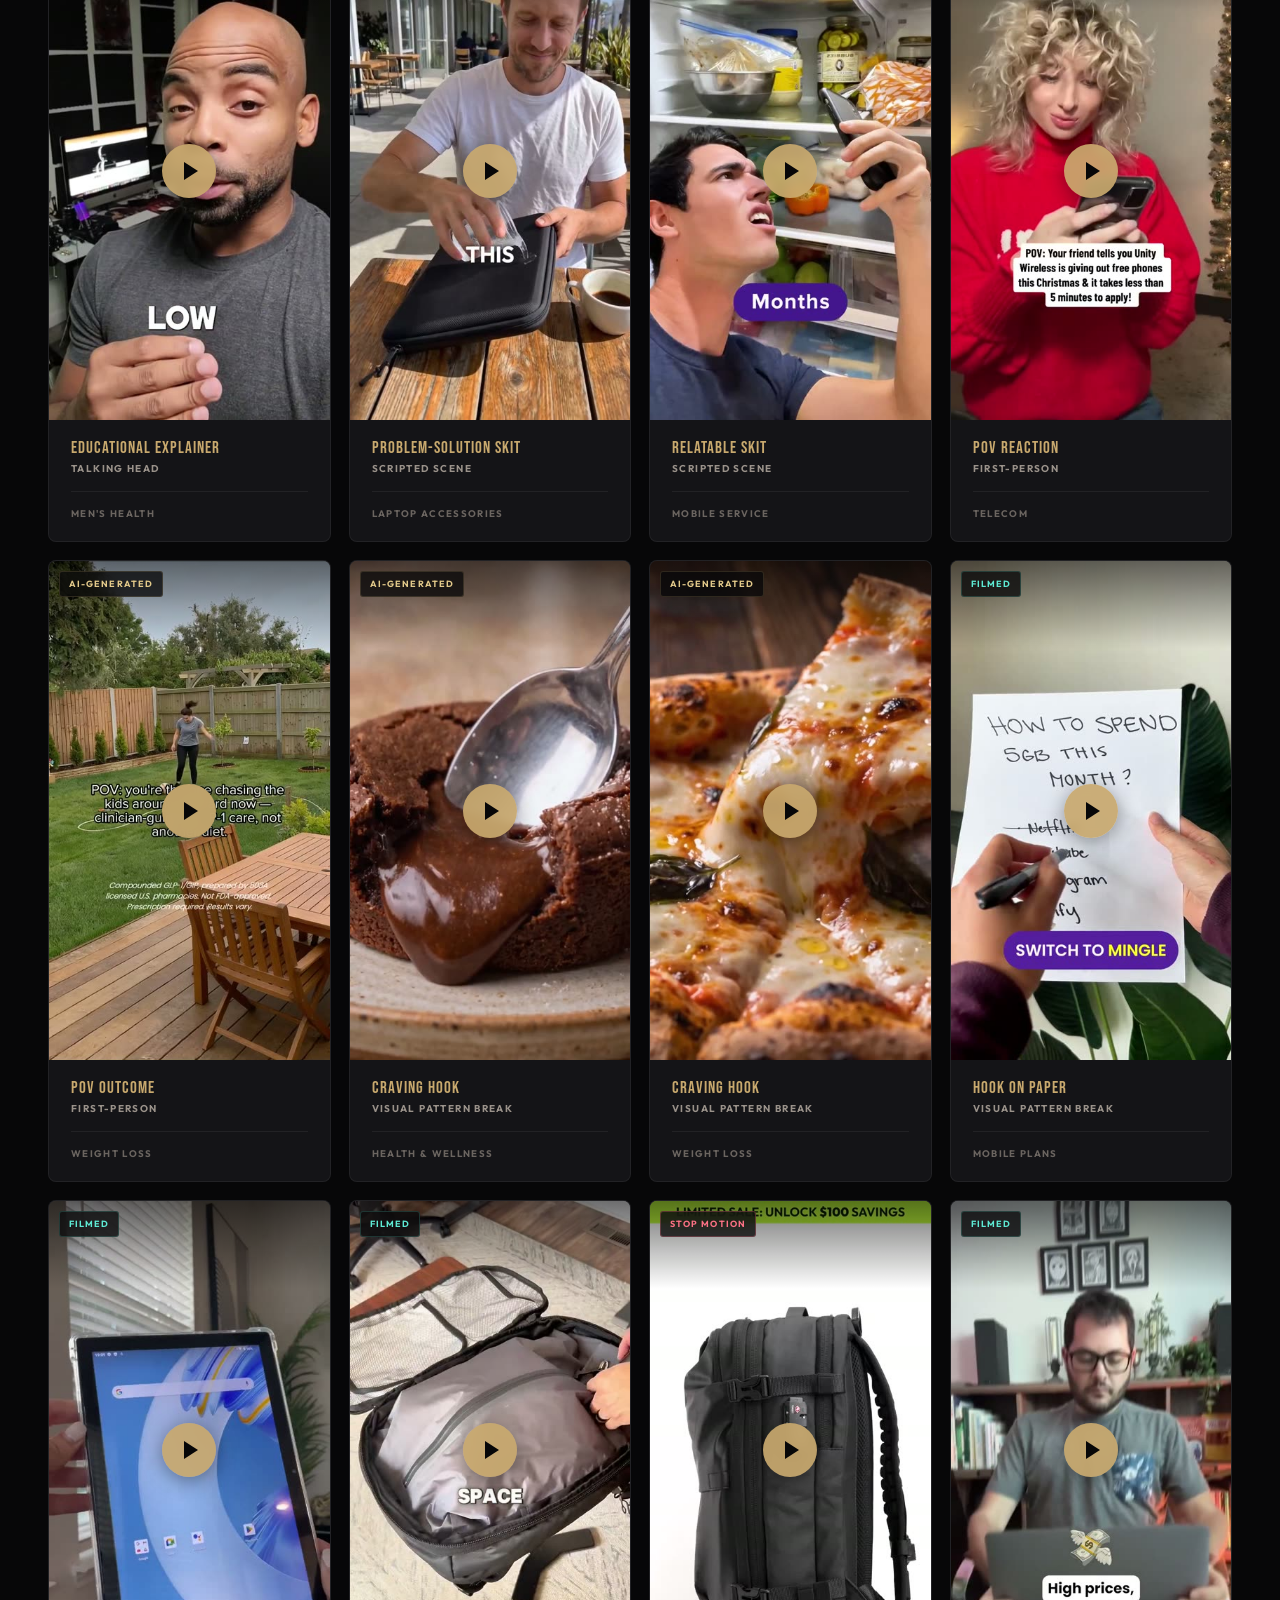
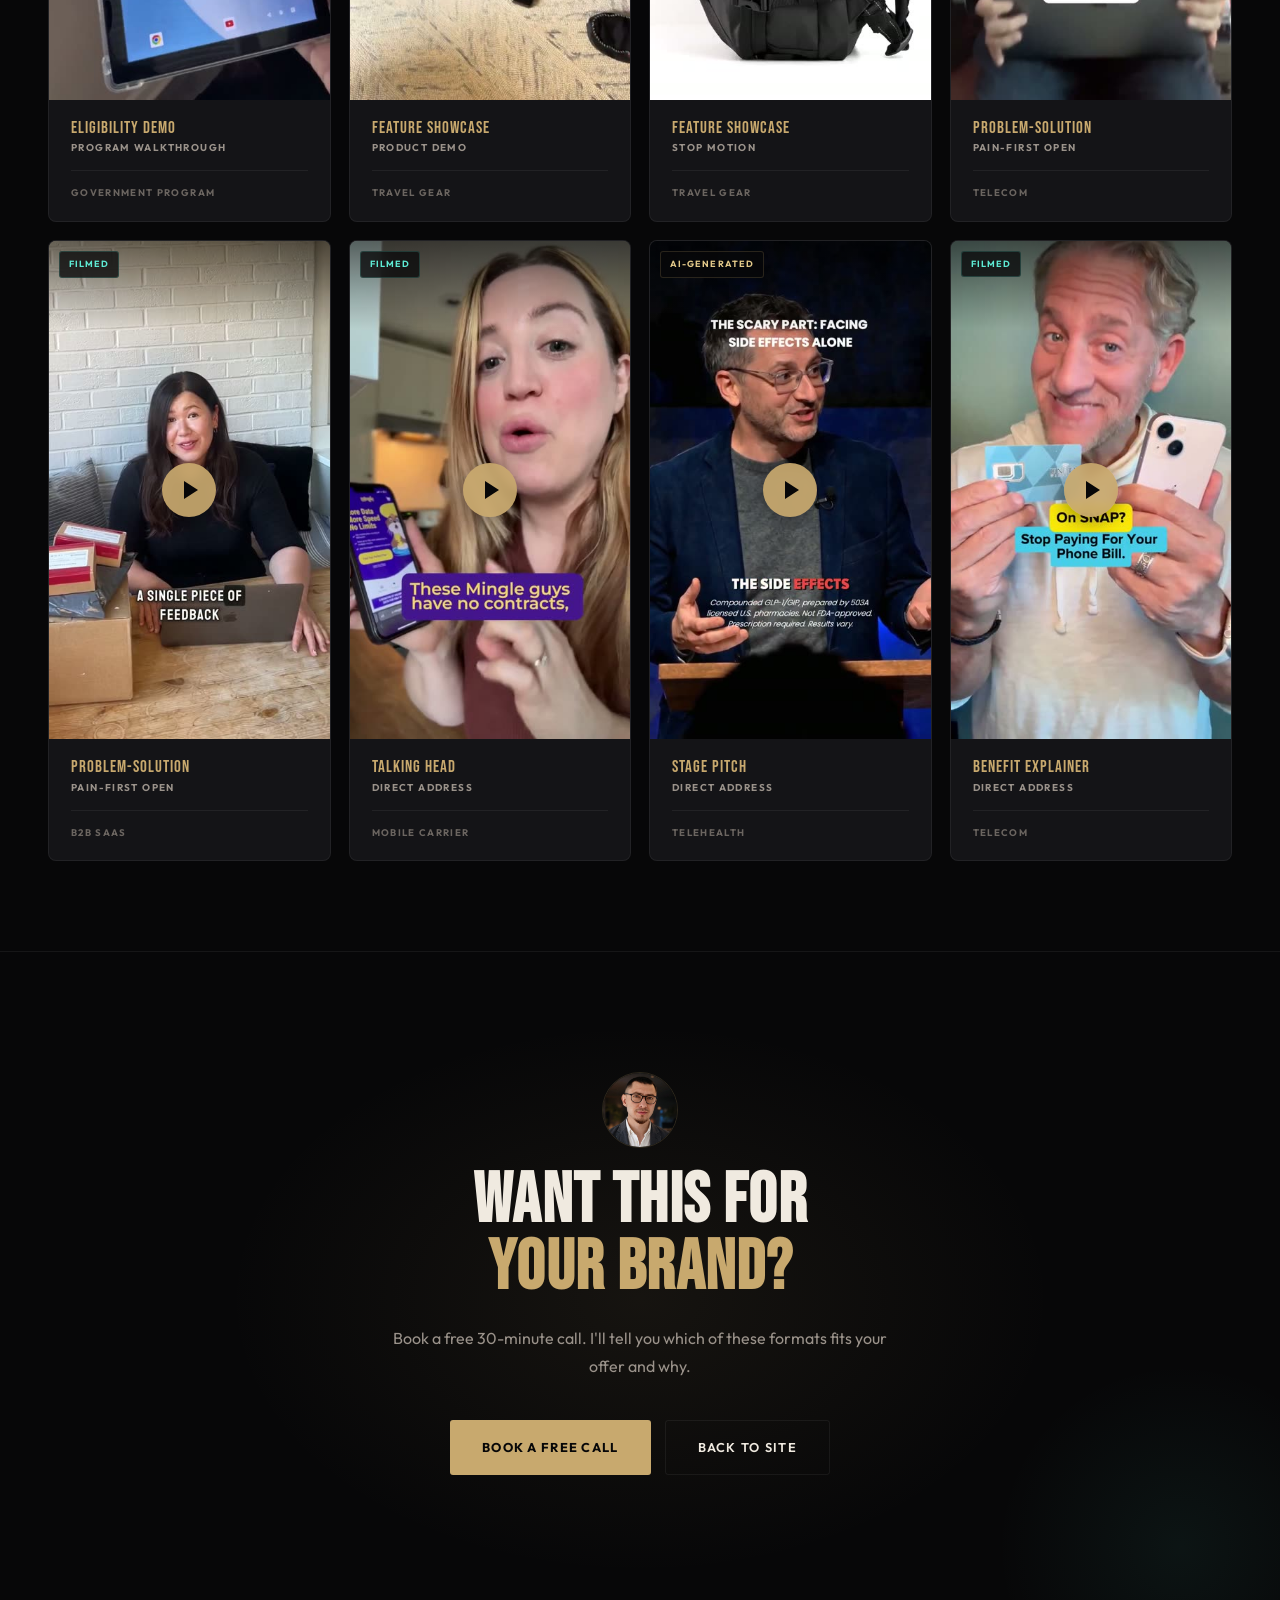
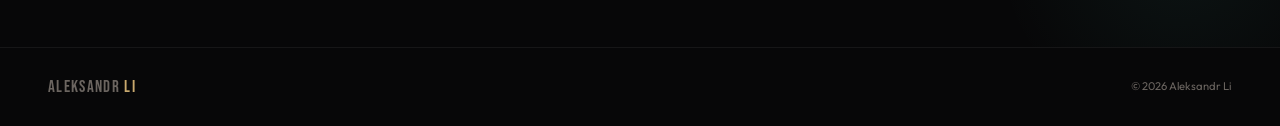
<file: portfolio-9d4f7a/index.html>
<!DOCTYPE html>
<!-- Aleksandr Li — private creative portfolio. Not linked from the site, not indexed. -->
<html lang="en">
<head>
<meta charset="UTF-8"/>
<meta name="viewport" content="width=device-width, initial-scale=1.0"/>
<meta name="robots" content="noindex, nofollow, noarchive"/>
<title>Creative Portfolio — Aleksandr Li</title>
<link rel="icon" type="image/svg+xml" href="../favicon.svg"/>
<meta name="theme-color" content="#0E0E10"/>
<link rel="preconnect" href="https://fonts.googleapis.com"/>
<link href="https://fonts.googleapis.com/css2?family=Bebas+Neue&family=Outfit:wght@300;400;500;600;700&display=swap" rel="stylesheet"/>
<link rel="stylesheet" href="../style.css"/>
<base href="../">
</head>
<body class="pfbody">

<nav>
  <a class="logo" href="index.html">ALEKSANDR <span>LI</span></a>
  <ul class="nav-l">
    <li><a href="index.html#about">About</a></li>
    <li><a href="index.html#cases">Case Studies</a></li>
    <li><a href="index.html#services">Pricing</a></li>
  </ul>
  <a href="https://calendar.app.google/tjZBaGKGAgntRVgn7" target="_blank" rel="noopener" class="nbtn">Book a Call</a>
</nav>

<section class="pfhero">
  <div class="mx">
    <div class="stag">Creative Portfolio</div>
    <h1 class="st">Nothing here<br><span class="g">started as a guess.</span></h1>
    <p class="ssub">This is a partial view. A large share of my work sits under NDA
    and can&rsquo;t be published.</p>
    <div class="pfchips"><button class="pfchip on" data-f="all">All formats</button>
<button class="pfchip" data-f="Street Interview">Street Interview</button>
<button class="pfchip" data-f="Podcast">Podcast</button>
<button class="pfchip" data-f="Unboxing">Unboxing</button>
<button class="pfchip" data-f="Us vs Them">Us vs Them</button>
<button class="pfchip" data-f="Objection">Objection</button>
<button class="pfchip" data-f="Quiz">Quiz</button>
<button class="pfchip" data-f="Mashup">Mashup</button>
<button class="pfchip" data-f="Animated Explainer">Animated Explainer</button>
<button class="pfchip" data-f="Explainer">Explainer</button>
<button class="pfchip" data-f="Skit">Skit</button>
<button class="pfchip" data-f="POV">POV</button>
<button class="pfchip" data-f="Hook on Paper">Hook on Paper</button>
<button class="pfchip" data-f="Product Demo">Product Demo</button>
<button class="pfchip" data-f="Problem-Solution">Problem-Solution</button>
<button class="pfchip" data-f="Talking Head">Talking Head</button></div>
  </div>
</section>

<section class="pfgrid-wrap">
  <div class="mx">
    <div class="pfgrid">
<div class="cv-card text-metric pfcard" data-f="Street Interview">
  <div class="cv-media">
    <video src="videos/portfolio/p01_street_interview_travel.mp4" poster="images/posters/p01_street_interview_travel.jpg" muted playsinline preload="none"></video>
    <div class="cv-play"></div>
    <span class="pfbadge filmed">Filmed</span>
  </div>
  <div class="cv-info">
    <span class="cv-metric">Street Interview</span>
    <span class="cv-metric-lbl">Man-on-the-Street</span>
    <span class="cv-tag">Travel Gear</span>
  </div>
</div>
<div class="cv-card text-metric pfcard" data-f="Street Interview">
  <div class="cv-media">
    <video src="videos/portfolio/p02_street_interview_glp1.mp4" poster="images/posters/p02_street_interview_glp1.jpg" muted playsinline preload="none"></video>
    <div class="cv-play"></div>
    <span class="pfbadge ai">AI-Generated</span>
  </div>
  <div class="cv-info">
    <span class="cv-metric">Street Interview</span>
    <span class="cv-metric-lbl">Man-on-the-Street</span>
    <span class="cv-tag">Weight Loss</span>
  </div>
</div>
<div class="cv-card text-metric pfcard" data-f="Podcast">
  <div class="cv-media">
    <video src="videos/portfolio/p03_podcast_saas.mp4" poster="images/posters/p03_podcast_saas.jpg" muted playsinline preload="none"></video>
    <div class="cv-play"></div>
    <span class="pfbadge ai">AI-Generated</span>
  </div>
  <div class="cv-info">
    <span class="cv-metric">Podcast Clip</span>
    <span class="cv-metric-lbl">Studio Talk</span>
    <span class="cv-tag">B2B SaaS</span>
  </div>
</div>
<div class="cv-card text-metric pfcard" data-f="Podcast">
  <div class="cv-media">
    <video src="videos/portfolio/p04_podcast_pricing.mp4" poster="images/posters/p04_podcast_pricing.jpg" muted playsinline preload="none"></video>
    <div class="cv-play"></div>
    <span class="pfbadge ai">AI-Generated</span>
  </div>
  <div class="cv-info">
    <span class="cv-metric">Podcast Price Breakdown</span>
    <span class="cv-metric-lbl">Studio Talk</span>
    <span class="cv-tag">Telehealth</span>
  </div>
</div>
<div class="cv-card text-metric pfcard" data-f="Unboxing">
  <div class="cv-media">
    <video src="videos/portfolio/p05_unboxing_asmr.mp4" poster="images/posters/p05_unboxing_asmr.jpg" muted playsinline preload="none"></video>
    <div class="cv-play"></div>
    <span class="pfbadge filmed">Filmed</span>
  </div>
  <div class="cv-info">
    <span class="cv-metric">ASMR Unboxing</span>
    <span class="cv-metric-lbl">Sensory Open</span>
    <span class="cv-tag">Consumer Electronics</span>
  </div>
</div>
<div class="cv-card text-metric pfcard" data-f="Unboxing">
  <div class="cv-media">
    <video src="videos/portfolio/p06_unboxing_phone.mp4" poster="images/posters/p06_unboxing_phone.jpg" muted playsinline preload="none"></video>
    <div class="cv-play"></div>
    <span class="pfbadge filmed">Filmed</span>
  </div>
  <div class="cv-info">
    <span class="cv-metric">Phone Unboxing</span>
    <span class="cv-metric-lbl">Hands-On Open</span>
    <span class="cv-tag">Telecom</span>
  </div>
</div>
<div class="cv-card text-metric pfcard" data-f="Unboxing">
  <div class="cv-media">
    <video src="videos/portfolio/p07_unboxing_sim.mp4" poster="images/posters/p07_unboxing_sim.jpg" muted playsinline preload="none"></video>
    <div class="cv-play"></div>
    <span class="pfbadge filmed">Filmed</span>
  </div>
  <div class="cv-info">
    <span class="cv-metric">SIM Kit Unboxing</span>
    <span class="cv-metric-lbl">Hands-On Open</span>
    <span class="cv-tag">Telecom</span>
  </div>
</div>
<div class="cv-card text-metric pfcard" data-f="Us vs Them">
  <div class="cv-media">
    <video src="videos/portfolio/p08_usvsthem_carrier.mp4" poster="images/posters/p08_usvsthem_carrier.jpg" muted playsinline preload="none"></video>
    <div class="cv-play"></div>
    <span class="pfbadge filmed">Filmed</span>
  </div>
  <div class="cv-info">
    <span class="cv-metric">Us vs Them</span>
    <span class="cv-metric-lbl">Price Teardown</span>
    <span class="cv-tag">Wireless Carrier</span>
  </div>
</div>
<div class="cv-card text-metric pfcard" data-f="Us vs Them">
  <div class="cv-media">
    <video src="videos/portfolio/p09_usvsthem_telehealth.mp4" poster="images/posters/p09_usvsthem_telehealth.jpg" muted playsinline preload="none"></video>
    <div class="cv-play"></div>
    <span class="pfbadge anim">Animated</span>
  </div>
  <div class="cv-info">
    <span class="cv-metric">Us vs Them</span>
    <span class="cv-metric-lbl">Price Teardown</span>
    <span class="cv-tag">Telehealth</span>
  </div>
</div>
<div class="cv-card text-metric pfcard" data-f="Objection">
  <div class="cv-media">
    <video src="videos/portfolio/p10_objection_clinicians.mp4" poster="images/posters/p10_objection_clinicians.jpg" muted playsinline preload="none"></video>
    <div class="cv-play"></div>
    <span class="pfbadge ai">AI-Generated</span>
  </div>
  <div class="cv-info">
    <span class="cv-metric">Objection Handling</span>
    <span class="cv-metric-lbl">Comment Reply</span>
    <span class="cv-tag">Telehealth</span>
  </div>
</div>
<div class="cv-card text-metric pfcard" data-f="Quiz">
  <div class="cv-media">
    <video src="videos/portfolio/p11_quiz_funnel.mp4" poster="images/posters/p11_quiz_funnel.jpg" muted playsinline preload="none"></video>
    <div class="cv-play"></div>
    <span class="pfbadge filmed">Filmed</span>
  </div>
  <div class="cv-info">
    <span class="cv-metric">Quiz Funnel</span>
    <span class="cv-metric-lbl">Interactive Hook</span>
    <span class="cv-tag">Mobile Carrier</span>
  </div>
</div>
<div class="cv-card text-metric pfcard" data-f="Mashup">
  <div class="cv-media">
    <video src="videos/portfolio/p31_mashup.mp4" poster="images/posters/p31_mashup.jpg" muted playsinline preload="none"></video>
    <div class="cv-play"></div>
    <span class="pfbadge filmed">Filmed</span>
  </div>
  <div class="cv-info">
    <span class="cv-metric">Creator Mashup</span>
    <span class="cv-metric-lbl">Multi-Creator Cut</span>
    <span class="cv-tag">Weight Loss</span>
  </div>
</div>
<div class="cv-card text-metric pfcard" data-f="Animated Explainer">
  <div class="cv-media">
    <video src="videos/portfolio/p12_whiteboard_appetite.mp4" poster="images/posters/p12_whiteboard_appetite.jpg" muted playsinline preload="none"></video>
    <div class="cv-play"></div>
    <span class="pfbadge ai">AI Animation</span>
  </div>
  <div class="cv-info">
    <span class="cv-metric">Whiteboard Explainer</span>
    <span class="cv-metric-lbl">Drawn Science</span>
    <span class="cv-tag">Medical Weight Loss</span>
  </div>
</div>
<div class="cv-card text-metric pfcard" data-f="Animated Explainer">
  <div class="cv-media">
    <video src="videos/portfolio/p13_whiteboard_cravings.mp4" poster="images/posters/p13_whiteboard_cravings.jpg" muted playsinline preload="none"></video>
    <div class="cv-play"></div>
    <span class="pfbadge ai">AI Animation</span>
  </div>
  <div class="cv-info">
    <span class="cv-metric">Illustrated Explainer</span>
    <span class="cv-metric-lbl">Drawn Science</span>
    <span class="cv-tag">Healthcare</span>
  </div>
</div>
<div class="cv-card text-metric pfcard" data-f="Explainer">
  <div class="cv-media">
    <video src="videos/portfolio/p14_explainer_compounded.mp4" poster="images/posters/p14_explainer_compounded.jpg" muted playsinline preload="none"></video>
    <div class="cv-play"></div>
    <span class="pfbadge ai">AI Animation</span>
  </div>
  <div class="cv-info">
    <span class="cv-metric">Pricing Explainer</span>
    <span class="cv-metric-lbl">Motion Graphic</span>
    <span class="cv-tag">Telehealth</span>
  </div>
</div>
<div class="cv-card text-metric pfcard" data-f="Explainer">
  <div class="cv-media">
    <video src="videos/portfolio/p15_explainer_saas.mp4" poster="images/posters/p15_explainer_saas.jpg" muted playsinline preload="none"></video>
    <div class="cv-play"></div>
    <span class="pfbadge ai">AI Animation</span>
  </div>
  <div class="cv-info">
    <span class="cv-metric">Problem Explainer</span>
    <span class="cv-metric-lbl">Motion Graphic</span>
    <span class="cv-tag">B2B SaaS</span>
  </div>
</div>
<div class="cv-card text-metric pfcard" data-f="Explainer">
  <div class="cv-media">
    <video src="videos/portfolio/p16_explainer_mens_health.mp4" poster="images/posters/p16_explainer_mens_health.jpg" muted playsinline preload="none"></video>
    <div class="cv-play"></div>
    <span class="pfbadge filmed">Filmed</span>
  </div>
  <div class="cv-info">
    <span class="cv-metric">Educational Explainer</span>
    <span class="cv-metric-lbl">Talking Head</span>
    <span class="cv-tag">Men&#x27;s Health</span>
  </div>
</div>
<div class="cv-card text-metric pfcard" data-f="Skit">
  <div class="cv-media">
    <video src="videos/portfolio/p17_skit_laptop.mp4" poster="images/posters/p17_skit_laptop.jpg" muted playsinline preload="none"></video>
    <div class="cv-play"></div>
    <span class="pfbadge ai">AI-Generated</span>
  </div>
  <div class="cv-info">
    <span class="cv-metric">Problem-Solution Skit</span>
    <span class="cv-metric-lbl">Scripted Scene</span>
    <span class="cv-tag">Laptop Accessories</span>
  </div>
</div>
<div class="cv-card text-metric pfcard" data-f="Skit">
  <div class="cv-media">
    <video src="videos/portfolio/p18_skit_signal.mp4" poster="images/posters/p18_skit_signal.jpg" muted playsinline preload="none"></video>
    <div class="cv-play"></div>
    <span class="pfbadge filmed">Filmed</span>
  </div>
  <div class="cv-info">
    <span class="cv-metric">Relatable Skit</span>
    <span class="cv-metric-lbl">Scripted Scene</span>
    <span class="cv-tag">Mobile Service</span>
  </div>
</div>
<div class="cv-card text-metric pfcard" data-f="POV">
  <div class="cv-media">
    <video src="videos/portfolio/p19_pov_gift.mp4" poster="images/posters/p19_pov_gift.jpg" muted playsinline preload="none"></video>
    <div class="cv-play"></div>
    <span class="pfbadge filmed">Filmed</span>
  </div>
  <div class="cv-info">
    <span class="cv-metric">POV Reaction</span>
    <span class="cv-metric-lbl">First-Person</span>
    <span class="cv-tag">Telecom</span>
  </div>
</div>
<div class="cv-card text-metric pfcard" data-f="POV">
  <div class="cv-media">
    <video src="videos/portfolio/p20_pov_outcome.mp4" poster="images/posters/p20_pov_outcome.jpg" muted playsinline preload="none"></video>
    <div class="cv-play"></div>
    <span class="pfbadge ai">AI-Generated</span>
  </div>
  <div class="cv-info">
    <span class="cv-metric">POV Outcome</span>
    <span class="cv-metric-lbl">First-Person</span>
    <span class="cv-tag">Weight Loss</span>
  </div>
</div>
<div class="cv-card text-metric pfcard" data-f="Hook on Paper">
  <div class="cv-media">
    <video src="videos/portfolio/p21_hook_craving_a.mp4" poster="images/posters/p21_hook_craving_a.jpg" muted playsinline preload="none"></video>
    <div class="cv-play"></div>
    <span class="pfbadge ai">AI-Generated</span>
  </div>
  <div class="cv-info">
    <span class="cv-metric">Craving Hook</span>
    <span class="cv-metric-lbl">Visual Pattern Break</span>
    <span class="cv-tag">Health &amp; Wellness</span>
  </div>
</div>
<div class="cv-card text-metric pfcard" data-f="Hook on Paper">
  <div class="cv-media">
    <video src="videos/portfolio/p22_hook_craving_b.mp4" poster="images/posters/p22_hook_craving_b.jpg" muted playsinline preload="none"></video>
    <div class="cv-play"></div>
    <span class="pfbadge ai">AI-Generated</span>
  </div>
  <div class="cv-info">
    <span class="cv-metric">Craving Hook</span>
    <span class="cv-metric-lbl">Visual Pattern Break</span>
    <span class="cv-tag">Weight Loss</span>
  </div>
</div>
<div class="cv-card text-metric pfcard" data-f="Hook on Paper">
  <div class="cv-media">
    <video src="videos/portfolio/p23_hook_on_paper.mp4" poster="images/posters/p23_hook_on_paper.jpg" muted playsinline preload="none"></video>
    <div class="cv-play"></div>
    <span class="pfbadge filmed">Filmed</span>
  </div>
  <div class="cv-info">
    <span class="cv-metric">Hook on Paper</span>
    <span class="cv-metric-lbl">Visual Pattern Break</span>
    <span class="cv-tag">Mobile Plans</span>
  </div>
</div>
<div class="cv-card text-metric pfcard" data-f="Product Demo">
  <div class="cv-media">
    <video src="videos/portfolio/p24_demo_free_tablet.mp4" poster="images/posters/p24_demo_free_tablet.jpg" muted playsinline preload="none"></video>
    <div class="cv-play"></div>
    <span class="pfbadge filmed">Filmed</span>
  </div>
  <div class="cv-info">
    <span class="cv-metric">Eligibility Demo</span>
    <span class="cv-metric-lbl">Program Walkthrough</span>
    <span class="cv-tag">Government Program</span>
  </div>
</div>
<div class="cv-card text-metric pfcard" data-f="Product Demo">
  <div class="cv-media">
    <video src="videos/portfolio/p25_demo_backpack.mp4" poster="images/posters/p25_demo_backpack.jpg" muted playsinline preload="none"></video>
    <div class="cv-play"></div>
    <span class="pfbadge filmed">Filmed</span>
  </div>
  <div class="cv-info">
    <span class="cv-metric">Feature Showcase</span>
    <span class="cv-metric-lbl">Product Demo</span>
    <span class="cv-tag">Travel Gear</span>
  </div>
</div>
<div class="cv-card text-metric pfcard" data-f="Product Demo">
  <div class="cv-media">
    <video src="videos/portfolio/p26_demo_stopmotion.mp4" poster="images/posters/p26_demo_stopmotion.jpg" muted playsinline preload="none"></video>
    <div class="cv-play"></div>
    <span class="pfbadge anim">Stop Motion</span>
  </div>
  <div class="cv-info">
    <span class="cv-metric">Feature Showcase</span>
    <span class="cv-metric-lbl">Stop Motion</span>
    <span class="cv-tag">Travel Gear</span>
  </div>
</div>
<div class="cv-card text-metric pfcard" data-f="Problem-Solution">
  <div class="cv-media">
    <video src="videos/portfolio/p27_problem_solution_carrier.mp4" poster="images/posters/p27_problem_solution_carrier.jpg" muted playsinline preload="none"></video>
    <div class="cv-play"></div>
    <span class="pfbadge filmed">Filmed</span>
  </div>
  <div class="cv-info">
    <span class="cv-metric">Problem-Solution</span>
    <span class="cv-metric-lbl">Pain-First Open</span>
    <span class="cv-tag">Telecom</span>
  </div>
</div>
<div class="cv-card text-metric pfcard" data-f="Problem-Solution">
  <div class="cv-media">
    <video src="videos/portfolio/p28_problem_solution_saas.mp4" poster="images/posters/p28_problem_solution_saas.jpg" muted playsinline preload="none"></video>
    <div class="cv-play"></div>
    <span class="pfbadge filmed">Filmed</span>
  </div>
  <div class="cv-info">
    <span class="cv-metric">Problem-Solution</span>
    <span class="cv-metric-lbl">Pain-First Open</span>
    <span class="cv-tag">B2B SaaS</span>
  </div>
</div>
<div class="cv-card text-metric pfcard" data-f="Talking Head">
  <div class="cv-media">
    <video src="videos/portfolio/p29_talking_head_carrier.mp4" poster="images/posters/p29_talking_head_carrier.jpg" muted playsinline preload="none"></video>
    <div class="cv-play"></div>
    <span class="pfbadge filmed">Filmed</span>
  </div>
  <div class="cv-info">
    <span class="cv-metric">Talking Head</span>
    <span class="cv-metric-lbl">Direct Address</span>
    <span class="cv-tag">Mobile Carrier</span>
  </div>
</div>
<div class="cv-card text-metric pfcard" data-f="Talking Head">
  <div class="cv-media">
    <video src="videos/portfolio/p30_stage_pitch.mp4" poster="images/posters/p30_stage_pitch.jpg" muted playsinline preload="none"></video>
    <div class="cv-play"></div>
    <span class="pfbadge ai">AI-Generated</span>
  </div>
  <div class="cv-info">
    <span class="cv-metric">Stage Pitch</span>
    <span class="cv-metric-lbl">Direct Address</span>
    <span class="cv-tag">Telehealth</span>
  </div>
</div>
<div class="cv-card text-metric pfcard" data-f="Talking Head">
  <div class="cv-media">
    <video src="videos/portfolio/p32_talking_head_benefits.mp4" poster="images/posters/p32_talking_head_benefits.jpg" muted playsinline preload="none"></video>
    <div class="cv-play"></div>
    <span class="pfbadge filmed">Filmed</span>
  </div>
  <div class="cv-info">
    <span class="cv-metric">Benefit Explainer</span>
    <span class="cv-metric-lbl">Direct Address</span>
    <span class="cv-tag">Telecom</span>
  </div>
</div>
    </div>
    <p class="pfempty" hidden>Nothing in that format yet.</p>
  </div>
</section>

<section id="cta">
  <div class="ci2">
    <img class="cta-photo" src="images/aleksandr.jpg" alt="Aleksandr Li" width="76" height="76" loading="lazy">
    <h2 class="ct">Want this for<br><span class="g">your brand?</span></h2>
    <p class="csub">Book a free 30-minute call. I'll tell you which of these formats fits your offer and why.</p>
    <div class="cbtns">
      <a href="https://calendar.app.google/tjZBaGKGAgntRVgn7" target="_blank" rel="noopener" class="bg">Book a Free Call</a>
      <a href="index.html" class="bgh">Back to site</a>
    </div>
  </div>
</section>

<footer>
  <div class="flogo">ALEKSANDR <span>LI</span></div>
  <div class="fcopy">&copy; <span id="yr">2026</span> Aleksandr Li</div>
</footer>

<script src="main.js"></script>
<script>
(function(){
  const chips=[...document.querySelectorAll('.pfchip')];
  const cards=[...document.querySelectorAll('.pfcard')];
  const empty=document.querySelector('.pfempty');
  chips.forEach(c=>c.addEventListener('click',()=>{
    chips.forEach(x=>x.classList.toggle('on',x===c));
    const f=c.dataset.f;let n=0;
    cards.forEach(card=>{
      const show=(f==='all'||card.dataset.f===f);
      card.hidden=!show;if(show)n++;
      if(!show){const v=card.querySelector('video');if(v&&!v.paused){v.pause();card.classList.remove('playing');}}
    });
    empty.hidden=n>0;
  }));
})();
</script>
</body>
</html>
</file>
<file: style.css>
*,*::before,*::after{box-sizing:border-box;margin:0;padding:0}
:root{
  /* Primary brand */
  --g:#C8A96E;
  --g2:#E2C98A;
  --gd:rgba(200,169,110,0.12);
  --gg:rgba(200,169,110,0.07);
  /* Teal accent — for positive metrics, data, success */
  --t1:#5EEAD4;
  --t2:#2DD4BF;
  --td:rgba(94,234,212,0.10);
  --tg:rgba(94,234,212,0.06);
  /* Coral accent — for negative/old way/urgency */
  --c1:#FB7185;
  --c2:#F43F5E;
  --cd:rgba(251,113,133,0.10);
  /* Backgrounds */
  --b:#070708;
  --b2:#0E0E10;
  --b3:#141417;
  --b4:#1B1B1F;
  /* Text */
  --tx:#F0EAE0;
  --m:#6B6560;
  --m2:#9A928A;
  /* Borders */
  --br:rgba(200,169,110,0.18);
  --br2:rgba(255,255,255,0.06);
  --brt:rgba(94,234,212,0.18);
}
html{scroll-behavior:smooth;scroll-padding-top:72px}
body{background:var(--b);color:var(--tx);font-family:'Outfit',system-ui,sans-serif;line-height:1.6;-webkit-font-smoothing:antialiased;overflow-x:hidden}
a{color:inherit;text-decoration:none}
.r{opacity:0;transform:translateY(22px);transition:opacity .65s ease,transform .65s ease}
.r.on{opacity:1;transform:none}
.d1{transition-delay:.1s}.d2{transition-delay:.2s}.d3{transition-delay:.3s}

/* NAV */
nav{position:fixed;top:0;left:0;right:0;z-index:200;display:flex;align-items:center;justify-content:space-between;padding:18px 48px;background:rgba(7,7,8,.92);backdrop-filter:blur(16px);-webkit-backdrop-filter:blur(16px);border-bottom:1px solid var(--br2);transform:translateZ(0);will-change:transform;-webkit-backface-visibility:hidden;backface-visibility:hidden}
.logo{font-family:'Bebas Neue',Impact,sans-serif;font-size:1.3rem;letter-spacing:.08em;line-height:1;display:inline-flex;align-items:center;transform:translateY(2px)}
.logo span{color:var(--g)}
.nav-l{display:flex;gap:36px;list-style:none}
.nav-l a{font-size:.74rem;font-weight:600;letter-spacing:.14em;text-transform:uppercase;color:var(--m2);transition:color .2s}
.nav-l a:hover{color:var(--g)}
.nbtn{font-size:.74rem;font-weight:700;letter-spacing:.12em;text-transform:uppercase;color:var(--b);background:var(--g);padding:11px 24px;border-radius:3px;transition:background .2s,transform .2s;position:relative}
.nbtn:hover{background:var(--g2);animation:none;transform:translateY(-1px)}
@keyframes nbtnPulse{
  0%,100%{box-shadow:0 0 0 0 rgba(200,169,110,0)}
  50%{box-shadow:0 0 18px 2px rgba(200,169,110,.5)}
}
/* Reduce motion accessibility */
@media (prefers-reduced-motion: reduce){
  .nbtn{animation:none}
}

/* Burger button — hidden on desktop, visible on mobile */
.burger{display:none;width:32px;height:32px;background:none;border:0;padding:0;cursor:pointer;position:relative;flex-shrink:0;margin-right:14px}
.burger span{position:absolute;left:6px;width:20px;height:2px;background:var(--g);border-radius:1px;transition:transform .3s ease,opacity .2s ease,top .3s ease}
.burger span:nth-child(1){top:10px}
.burger span:nth-child(2){top:15px}
.burger span:nth-child(3){top:20px}
.burger.active span:nth-child(1){top:15px;transform:rotate(45deg)}
.burger.active span:nth-child(2){opacity:0}
.burger.active span:nth-child(3){top:15px;transform:rotate(-45deg)}

/* Mobile fullscreen menu overlay */
.mmenu{position:fixed;inset:0;z-index:190;background:rgba(7,7,8,.97);backdrop-filter:blur(20px);display:flex;align-items:center;justify-content:center;opacity:0;pointer-events:none;transition:opacity .28s ease}
.mmenu.open{opacity:1;pointer-events:auto}
.mmenu-inner{display:flex;flex-direction:column;align-items:center;gap:28px;padding:80px 32px 48px;width:100%;max-width:380px}
.mmenu-link{font-family:'Bebas Neue',Impact,sans-serif;font-size:2rem;letter-spacing:.06em;color:var(--w);text-transform:uppercase;transition:color .2s,transform .2s;text-decoration:none;opacity:0;transform:translateY(12px)}
.mmenu-link:hover,.mmenu-link:active{color:var(--g)}
.mmenu.open .mmenu-link{opacity:1;transform:translateY(0);transition:opacity .35s ease,transform .35s ease,color .2s}
.mmenu.open .mmenu-link:nth-child(1){transition-delay:.06s}
.mmenu.open .mmenu-link:nth-child(2){transition-delay:.10s}
.mmenu.open .mmenu-link:nth-child(3){transition-delay:.14s}
.mmenu.open .mmenu-link:nth-child(4){transition-delay:.18s}
.mmenu.open .mmenu-link:nth-child(5){transition-delay:.22s}
.mmenu-cta{margin-top:24px;font-size:.78rem;font-weight:700;letter-spacing:.14em;text-transform:uppercase;color:var(--b);background:var(--g);padding:16px 36px;border-radius:3px;text-decoration:none;opacity:0;transform:translateY(12px);transition:background .2s,opacity .35s ease,transform .35s ease}
.mmenu-cta:hover{background:var(--g2)}
.mmenu.open .mmenu-cta{opacity:1;transform:translateY(0);transition-delay:.28s}
body.menu-open{overflow:hidden}

/* HERO */
#hero{min-height:100vh;display:flex;flex-direction:column;justify-content:center;padding:120px 48px 80px;position:relative;overflow:hidden}
#hero::before{content:'';position:absolute;top:-150px;right:-200px;width:700px;height:700px;border-radius:50%;background:radial-gradient(circle,rgba(200,169,110,.07) 0%,transparent 65%);pointer-events:none}
#hero::after{content:'';position:absolute;bottom:-100px;left:-150px;width:500px;height:500px;border-radius:50%;background:radial-gradient(circle,rgba(94,234,212,.05) 0%,transparent 65%);pointer-events:none}
.hgrid{position:absolute;inset:0;pointer-events:none;background-image:linear-gradient(rgba(200,169,110,.04) 1px,transparent 1px),linear-gradient(90deg,rgba(200,169,110,.04) 1px,transparent 1px);background-size:80px 80px;mask-image:radial-gradient(ellipse 70% 70% at 80% 30%,black 0%,transparent 100%)}
.spotlight{position:absolute;inset:0;pointer-events:none;background:radial-gradient(circle 460px at var(--mx,50%) var(--my,30%),rgba(200,169,110,.10) 0%,rgba(200,169,110,.03) 35%,transparent 70%);opacity:0;transition:opacity .4s ease;z-index:1;will-change:opacity}
.spotlight.active{opacity:1}
.hi{max-width:1200px;margin:0 auto;width:100%;display:grid;grid-template-columns:1fr 420px;gap:80px;align-items:center;position:relative;z-index:2}
.hbadge{display:inline-flex;align-items:center;gap:8px;background:var(--gd);border:1px solid var(--br);border-radius:100px;padding:6px 16px 6px 6px;font-size:.7rem;font-weight:700;letter-spacing:.12em;text-transform:uppercase;color:var(--g);margin-bottom:28px}
.dot{width:6px;height:6px;border-radius:50%;background:var(--t2);animation:pulse 2s ease-in-out infinite;box-shadow:0 0 8px var(--t1)}
@keyframes pulse{0%,100%{opacity:1;transform:scale(1)}50%{opacity:.4;transform:scale(.7)}}
h1.ht{font-family:'Bebas Neue',Impact,sans-serif;font-size:clamp(3.5rem,7vw,6.5rem);line-height:.95;letter-spacing:.02em;margin-bottom:28px}
h1.ht .g{color:var(--g)}
h1.ht .o{-webkit-text-stroke:1px var(--g);color:transparent}
.hsub{font-size:1.05rem;color:var(--m2);max-width:540px;line-height:1.75;margin-bottom:32px}
.hsub strong{color:var(--tx);font-weight:500}
.hpills{display:flex;flex-wrap:wrap;gap:10px;margin-bottom:36px}
.pill{display:inline-flex;align-items:center;gap:7px;font-size:.74rem;font-weight:600;color:var(--m2);border:1px solid var(--br2);border-radius:100px;padding:7px 14px}
.pill .pdot{width:6px;height:6px;border-radius:50%;background:var(--t2)}
.hbtns{display:flex;gap:14px;flex-wrap:wrap;margin-bottom:32px}
.bg{display:inline-flex;align-items:center;gap:8px;font-size:.8rem;font-weight:700;letter-spacing:.1em;text-transform:uppercase;color:var(--b);background:var(--g);padding:16px 32px;border-radius:3px;transition:background .2s,transform .15s,box-shadow .2s}
.bg:hover{background:var(--g2);transform:translateY(-1px);box-shadow:0 8px 24px rgba(200,169,110,.25)}
.bgh{display:inline-flex;align-items:center;gap:8px;font-size:.8rem;font-weight:600;letter-spacing:.1em;text-transform:uppercase;color:var(--tx);padding:16px 32px;border-radius:3px;border:1px solid var(--br2);transition:border-color .2s,color .2s}
.bgh:hover{border-color:var(--br);color:var(--g)}
.htrust{display:flex;align-items:center;gap:18px;flex-wrap:wrap}
.htrust-stars{color:var(--g);font-size:.85rem;letter-spacing:2px}
.htrust-text{font-size:.78rem;color:var(--m2)}
.htrust-text strong{color:var(--tx);font-weight:600}

/* HERO CARD - right side */
.hcard{background:var(--b3);border:1px solid var(--br);border-radius:8px;padding:30px;position:relative}
.hcard::before{content:'';position:absolute;top:0;left:0;right:0;height:2px;background:linear-gradient(90deg,transparent,var(--g),var(--t2),transparent)}
.hclbl{display:flex;align-items:center;justify-content:space-between;font-size:.62rem;font-weight:700;letter-spacing:.2em;text-transform:uppercase;color:var(--m);margin-bottom:22px}
.hclbl .live{display:flex;align-items:center;gap:6px;color:var(--t2)}
.hclbl .live::before{content:'';width:6px;height:6px;border-radius:50%;background:var(--t2);animation:pulse 2s ease-in-out infinite;box-shadow:0 0 6px var(--t1)}
.hsgrid{display:grid;grid-template-columns:1fr 1fr;gap:14px;margin-bottom:14px}
.hstat{background:var(--b4);border:1px solid var(--br2);border-radius:3px;padding:18px 14px;position:relative;overflow:hidden}
.hstat.hl{border-color:var(--brt)}
.hstat.hl::after{content:'';position:absolute;bottom:0;left:0;right:0;height:2px;background:linear-gradient(90deg,transparent,var(--t2),transparent)}
.hsv{font-family:'Bebas Neue',Impact,sans-serif;font-size:1.85rem;letter-spacing:.02em;line-height:1;display:block;margin-bottom:4px;color:var(--g)}
.hstat.hl .hsv{color:var(--t1)}
.hsl{font-size:.64rem;font-weight:600;letter-spacing:.1em;text-transform:uppercase;color:var(--m)}
.hplats{display:flex;flex-wrap:wrap;gap:7px;margin-top:14px}
.pp{font-size:.7rem;font-weight:600;color:var(--m2);background:var(--b4);border:1px solid var(--br2);border-radius:100px;padding:5px 12px}
.hquote{margin-top:18px;padding-top:16px;border-top:1px solid var(--br2);font-size:.79rem;color:var(--m2);font-style:italic;line-height:1.6}
.hquote strong{display:block;margin-top:8px;font-size:.62rem;font-weight:700;letter-spacing:.12em;text-transform:uppercase;color:var(--g);font-style:normal}

/* TRUST */
#trust{background:var(--b2);border-top:1px solid var(--br2);border-bottom:1px solid var(--br2);padding:26px 48px}
.ti{max-width:1200px;margin:0 auto;display:flex;align-items:center;gap:36px}
.tlbl{font-size:.66rem;font-weight:700;letter-spacing:.18em;text-transform:uppercase;color:var(--m);white-space:nowrap;flex-shrink:0}
.tdiv{width:1px;height:32px;background:var(--br2);flex-shrink:0}
.titems{display:flex;gap:30px;flex-wrap:wrap;align-items:center}
.titem{display:flex;flex-direction:column;gap:2px}
.tn{font-size:.71rem;font-weight:700;color:var(--tx)}
.trs{font-size:.64rem;font-weight:500;color:var(--t2)}

/* NUMBERS BAR */
#numbers{padding:0}
.ng{display:grid;grid-template-columns:repeat(4,1fr);border-top:1px solid var(--br2);border-bottom:1px solid var(--br2)}
.nc{padding:54px 40px;border-right:1px solid var(--br2);position:relative;overflow:hidden;text-align:left}
.nc:last-child{border-right:none}
.nc::after{content:'';position:absolute;bottom:0;left:0;right:0;height:2px;background:linear-gradient(90deg,transparent,var(--g),transparent);transform:scaleX(0);transition:transform .4s}
.nc:hover::after{transform:scaleX(1)}
.nv{font-family:'Bebas Neue',Impact,sans-serif;font-size:clamp(2.8rem,4vw,4rem);color:var(--g);letter-spacing:.02em;line-height:1;display:block;margin-bottom:10px}
.nl{font-size:.68rem;font-weight:600;letter-spacing:.14em;text-transform:uppercase;color:var(--m)}

/* SHARED */
section{padding:100px 48px}
.mx{max-width:1200px;margin:0 auto}
.stag{display:inline-flex;align-items:center;gap:8px;font-size:.66rem;font-weight:700;letter-spacing:.18em;text-transform:uppercase;color:var(--g);background:var(--gd);border:1px solid var(--br);border-radius:100px;padding:5px 14px;margin-bottom:18px}
.stag.teal{color:var(--t2);background:var(--td);border-color:var(--brt)}
h2.st{font-family:'Bebas Neue',Impact,sans-serif;font-size:clamp(2.6rem,4.8vw,4.6rem);letter-spacing:.02em;line-height:.95;margin-bottom:18px}
h2.st .g{color:var(--g)}
h2.st .t{color:var(--t2)}
.ssub{font-size:.96rem;color:var(--m2);max-width:560px;line-height:1.75}

/* ABOUT */
#about{background:var(--b2);position:relative;overflow:hidden}
#about::before{content:'';position:absolute;top:50%;left:-200px;width:500px;height:500px;border-radius:50%;background:radial-gradient(circle,rgba(94,234,212,.04) 0%,transparent 65%);pointer-events:none}
.about-header{margin-bottom:56px;text-align:center;position:relative;z-index:1}
.about-header .stag{margin-left:auto;margin-right:auto;margin-bottom:18px}
.about-header h2{margin-bottom:0;max-width:880px;margin-left:auto;margin-right:auto}
.about-grid{display:grid;grid-template-columns:1fr 1fr;gap:56px;align-items:start;position:relative;z-index:1;margin-bottom:48px}
.about-me{display:flex;align-items:center;justify-content:center;gap:18px;margin-top:30px;text-align:left}
.about-photo{width:104px;height:104px;border-radius:10px;object-fit:cover;border:1px solid var(--br);flex-shrink:0;display:block}
.about-id-name{font-family:'Bebas Neue',Impact,sans-serif;font-size:1.6rem;letter-spacing:.04em;line-height:1;color:var(--tx);margin-bottom:7px}
.about-id-role{font-size:.8rem;font-weight:600;letter-spacing:.04em;color:var(--g);margin-bottom:5px}
.about-id-loc{font-size:.78rem;color:var(--m)}
.cta-photo{width:76px;height:76px;border-radius:50%;object-fit:cover;border:1px solid var(--br);display:block;margin:0 auto 20px}
.about-text-block p{font-size:.96rem;color:var(--m2);line-height:1.8;margin-bottom:18px}
.about-text-block p strong{color:var(--tx);font-weight:500}
.about-text-block p .key{color:var(--g);font-weight:600}
.about-right{display:flex;flex-direction:column}
.about-cards{display:grid;grid-template-columns:1fr 1fr;gap:14px}
.acard{background:linear-gradient(160deg,#17171C 0%,#101013 100%);border:1px solid rgba(255,255,255,.09);border-radius:8px;padding:24px;position:relative;transition:border-color .3s ease,box-shadow .3s ease,background .3s ease}
.acard:hover{border-color:var(--br);background:linear-gradient(160deg,#1C1C22 0%,#121215 100%);box-shadow:0 8px 26px rgba(0,0,0,.45)}
.acard:hover h4::after{width:44px}
.acard-icon{width:36px;height:36px;border-radius:8px;background:var(--td);border:1px solid var(--brt);display:flex;align-items:center;justify-content:center;color:var(--t2);font-family:'Bebas Neue',Impact,sans-serif;font-size:1.1rem;margin-bottom:14px}
.acard h4{font-size:.95rem;font-weight:700;letter-spacing:.05em;text-transform:uppercase;color:var(--g);margin-bottom:14px;line-height:1.25;padding-bottom:12px;position:relative}
.acard h4::after{content:'';position:absolute;left:0;bottom:0;width:26px;height:2px;border-radius:1px;background:var(--t2);transition:width .3s ease}
.acard p{font-size:.94rem;color:var(--m2);line-height:1.6}
.about-tags{display:flex;flex-wrap:wrap;gap:8px;justify-content:flex-start;margin-top:26px;padding-top:26px;border-top:1px solid var(--br2);position:relative;z-index:1}
.atag{font-size:.7rem;font-weight:600;letter-spacing:.05em;color:var(--m2);background:transparent;border:1px solid var(--br2);padding:6px 14px;border-radius:100px;transition:color .25s ease,border-color .25s ease}
.atag:hover{color:var(--g);border-color:var(--br)}

/* PROCESS */
#process{background:var(--b)}
.ph{text-align:center;margin-bottom:64px}
.ph .ssub{margin:0 auto}
.ps{display:grid;grid-template-columns:repeat(4,1fr);gap:2px}
.step{background:var(--b3);border:1px solid var(--br2);padding:32px 26px;position:relative;overflow:hidden;transition:border-color .3s}
.step:hover{border-color:var(--br)}
.snum{font-size:.6rem;font-weight:700;letter-spacing:.18em;text-transform:uppercase;color:var(--m);margin-bottom:8px}
.snum.s0{display:inline-block;background:var(--g);color:var(--b);padding:3px 10px;border-radius:100px;margin-bottom:12px}
.stitle{font-family:'Bebas Neue',Impact,sans-serif;font-size:1.55rem;letter-spacing:.02em;color:var(--tx);margin-bottom:12px;line-height:1}
.sdesc{font-size:.94rem;color:var(--m2);line-height:1.65;margin-bottom:14px}
.schecks{display:flex;flex-direction:column;gap:7px}
.sc{display:flex;align-items:center;gap:8px;font-size:.77rem;color:var(--m2)}
.sc::before{content:'';width:14px;height:14px;flex-shrink:0;border-radius:50%;background:var(--td);border:1px solid var(--brt);background-image:url("data:image/svg+xml,%3Csvg xmlns='http://www.w3.org/2000/svg' viewBox='0 0 10 10'%3E%3Cpath d='M2 5l2.5 2.5L8 3' stroke='%232DD4BF' stroke-width='1.5' fill='none' stroke-linecap='round'/%3E%3C/svg%3E");background-repeat:no-repeat;background-position:center}
.sarr{position:absolute;top:50%;right:-14px;transform:translateY(-50%);width:28px;height:28px;background:var(--b);border:1px solid var(--br);border-radius:50%;display:flex;align-items:center;justify-content:center;color:var(--g);font-size:.75rem;z-index:1}
.step:last-child .sarr{display:none}

/* CASES */
#cases{background:var(--b2)}
.ch{display:flex;align-items:flex-end;justify-content:space-between;margin-bottom:52px;gap:40px}
.cl{display:flex;flex-direction:column;gap:12px}
.cc{background:var(--b);border:1px solid var(--br2);border-radius:6px;overflow:hidden;transition:border-color .3s;cursor:pointer}
.cc:hover{border-color:var(--br)}
.cch{display:grid;grid-template-columns:1fr auto;align-items:center;padding:26px 36px 22px;gap:36px}
.ctag{font-size:.61rem;font-weight:700;letter-spacing:.16em;text-transform:uppercase;color:var(--g);margin-bottom:7px}
.cname{font-family:'Bebas Neue',Impact,sans-serif;font-size:1.6rem;letter-spacing:.02em;color:var(--tx);line-height:1}
.ckpis{display:grid;grid-template-columns:repeat(3,minmax(80px,1fr));gap:16px;align-items:center;width:340px}
.ckpis>div{text-align:center;min-width:0}
.ckv{font-family:'Bebas Neue',Impact,sans-serif;font-size:1.55rem;color:var(--g);letter-spacing:.02em;line-height:1;display:block;white-space:nowrap}
.ckv.t{color:var(--t1)}
.ckl{font-size:.58rem;font-weight:600;letter-spacing:.1em;text-transform:uppercase;color:var(--m);margin-top:5px;display:block;white-space:nowrap}
.cb{max-height:0;overflow:hidden;transition:max-height .4s ease-out}
.cc.open .cb{max-height:2500px}
.cbi{padding:0 36px 32px;display:grid;grid-template-columns:1fr 1fr;gap:48px}
.cbi p{font-size:.86rem;color:var(--m2);line-height:1.8;margin-bottom:12px}
.cbi p strong{color:var(--tx);font-weight:500}
.ctbl{width:100%;border-collapse:collapse}
.ctbl tr{border-bottom:1px solid var(--br2)}
.ctbl td{padding:9px 0;font-size:.82rem}
.ctbl td:first-child{color:var(--m)}
.ctbl td:last-child{color:var(--tx);font-weight:500;text-align:right}
.clink{display:inline-flex;align-items:center;gap:6px;margin-top:16px;font-size:.71rem;font-weight:700;letter-spacing:.1em;text-transform:uppercase;color:var(--g);border-bottom:1px solid transparent;padding-bottom:2px;transition:border-color .2s}
.clink:hover{border-color:var(--g)}
.ccta{text-align:center;margin-top:48px}
/* Expand bar at bottom of case card */
.cexpand{display:flex;align-items:center;justify-content:center;padding:14px 36px;border-top:1px solid var(--br2);cursor:pointer;transition:background .2s,border-color .3s;color:var(--m2);gap:10px;font-size:.65rem;font-weight:700;letter-spacing:.18em;text-transform:uppercase}
.cexpand:hover{background:var(--gd);color:var(--g)}
.cc.open .cexpand{border-top-color:var(--br)}
.cexpand-arrow{display:inline-flex;align-items:center;justify-content:center;width:22px;height:22px;border-radius:50%;background:var(--gd);border:1px solid var(--br);color:var(--g);font-size:.85rem;line-height:1;transition:transform .35s ease}
.cc.open .cexpand-arrow{transform:rotate(180deg)}

/* TESTIMONIAL */
#testimonial{background:var(--b);border-top:1px solid var(--br2);padding:80px 48px}
.tw{max-width:880px;margin:0 auto;text-align:center}
.stars{font-size:1rem;color:var(--g);letter-spacing:3px;margin-bottom:24px}
.tq{font-family:'Outfit',system-ui,sans-serif;font-style:italic;font-weight:300;font-size:clamp(1.05rem,1.6vw,1.45rem);letter-spacing:0;line-height:1.55;color:var(--tx);margin-bottom:28px}
.tq .g{color:var(--g);font-style:italic;font-weight:500}
.tsrc{font-size:.71rem;font-weight:700;letter-spacing:.18em;text-transform:uppercase;color:var(--m)}

/* COMPARISON */
#comparison{background:var(--b2)}
.comph{text-align:center;margin-bottom:52px}
.compg{display:grid;grid-template-columns:1fr auto 1fr;gap:24px;align-items:stretch}
.ccard{border-radius:8px;padding:42px 36px;border:1px solid var(--br2)}
.cold{background:var(--b3);border-top:3px solid var(--c2)}
.cnew{background:linear-gradient(135deg,rgba(94,234,212,.05) 0%,var(--b3) 60%);border-top:3px solid var(--t2)}
.cvs{display:flex;align-items:center;justify-content:center;font-family:'Bebas Neue',Impact,sans-serif;font-size:1.4rem;color:var(--m);letter-spacing:.1em}
.clbl2{font-size:.64rem;font-weight:700;letter-spacing:.2em;text-transform:uppercase;margin-bottom:22px}
.cold .clbl2{color:var(--c1)}
.cnew .clbl2{color:var(--t2)}
.citems{display:flex;flex-direction:column;gap:13px}
.ci{display:flex;align-items:flex-start;gap:11px;font-size:.86rem;line-height:1.5}
.cico{width:18px;height:18px;border-radius:50%;display:flex;align-items:center;justify-content:center;font-size:.62rem;font-weight:700;flex-shrink:0;margin-top:2px}
.cold .cico{background:var(--cd);color:var(--c1)}
.cnew .cico{background:var(--td);color:var(--t2)}
.cold .ci{color:var(--m2)}
.cnew .ci{color:var(--tx)}

/* SERVICES */
#services{background:var(--b)}
.sh{margin-bottom:56px}
.tb{margin-bottom:44px}
.tblbl{font-size:.64rem;font-weight:700;letter-spacing:.22em;text-transform:uppercase;color:var(--m);padding-bottom:14px;margin-bottom:18px;border-bottom:1px solid var(--br2)}
.tgrid{display:grid;gap:12px}
.c2{grid-template-columns:1fr 1fr}
.c3{grid-template-columns:repeat(3,1fr)}
.c4{grid-template-columns:repeat(4,1fr)}
.tier{background:var(--b3);border:1px solid var(--br2);border-radius:6px;padding:26px 22px;position:relative;transition:border-color .3s,transform .2s;display:flex;flex-direction:column}
.tcta{margin-top:auto;padding-top:24px;font-size:.72rem;font-weight:700;letter-spacing:.12em;text-transform:uppercase;color:var(--g);display:inline-flex;align-items:center;gap:7px;align-self:flex-start;transition:gap .2s,color .2s}
.tcta:hover{gap:12px;color:var(--g2)}
.tier:hover{border-color:var(--br);transform:translateY(-2px)}
.tier.ft{border-color:var(--br);background:linear-gradient(135deg,rgba(200,169,110,.07) 0%,var(--b3) 60%)}
.tier.ft::before{content:'';position:absolute;top:0;left:0;right:0;height:2px;background:linear-gradient(90deg,transparent,var(--g),transparent)}
.tbadge{position:absolute;top:-11px;left:18px;font-size:.59rem;font-weight:700;letter-spacing:.14em;text-transform:uppercase;color:var(--b);background:var(--g);padding:3px 10px;border-radius:100px}
.tpr{font-family:'Bebas Neue',Impact,sans-serif;font-size:2rem;color:var(--g);letter-spacing:.02em;line-height:1}
.tpr.free{color:var(--t1)}
.tper{font-size:.66rem;font-weight:500;color:var(--m);display:block;margin:3px 0 14px}
.tnm{font-size:.77rem;font-weight:700;letter-spacing:.1em;text-transform:uppercase;color:var(--tx);margin-bottom:9px}
.tdesc{font-size:.94rem;color:var(--m2);line-height:1.65}

/* FAQ */
#faq{background:var(--b2)}
.fh{text-align:center;margin-bottom:48px}
.fl{max-width:800px;margin:0 auto;display:flex;flex-direction:column;gap:2px}
.fi{background:var(--b3);border:1px solid var(--br2);border-radius:3px;overflow:hidden;transition:border-color .3s}
.fi:hover,.fi.open{border-color:var(--br)}
.fq{display:flex;align-items:center;justify-content:space-between;padding:21px 26px;cursor:pointer;gap:24px;font-size:.88rem;font-weight:500;color:var(--tx)}
.fico{width:27px;height:27px;border-radius:50%;border:1px solid var(--br2);display:flex;align-items:center;justify-content:center;color:var(--g);font-size:.95rem;flex-shrink:0;transition:transform .3s,background .2s}
.fi.open .fico{transform:rotate(45deg);background:var(--gd)}
.fa{max-height:0;overflow:hidden;transition:max-height .4s ease}
.fi.open .fa{max-height:340px}
.fai{padding:0 26px 20px;font-size:.94rem;color:var(--m2);line-height:1.75;border-top:1px solid var(--br2);padding-top:14px}
.fai strong{color:var(--tx);font-weight:500}

/* CTA */
#cta{padding:120px 48px;position:relative;overflow:hidden;background:var(--b);border-top:1px solid var(--br2);text-align:center}
#cta::before{content:'';position:absolute;top:50%;left:50%;transform:translate(-50%,-50%);width:900px;height:600px;background:radial-gradient(ellipse,rgba(200,169,110,.08) 0%,transparent 65%);pointer-events:none}
#cta::after{content:'';position:absolute;bottom:-100px;right:-100px;width:400px;height:400px;border-radius:50%;background:radial-gradient(circle,rgba(94,234,212,.06) 0%,transparent 65%);pointer-events:none}
.ci2{max-width:1200px;margin:0 auto;position:relative;z-index:1}
.ctag2{display:inline-flex;align-items:center;gap:8px;font-size:.64rem;font-weight:700;letter-spacing:.2em;text-transform:uppercase;color:var(--t2);background:var(--td);border:1px solid var(--brt);border-radius:100px;padding:5px 14px;margin-bottom:22px}
h2.ct{font-family:'Bebas Neue',Impact,sans-serif;font-size:clamp(3rem,5.5vw,5.5rem);letter-spacing:.02em;line-height:.95;margin-bottom:22px}
h2.ct .g{color:var(--g)}
.csub{font-size:1rem;color:var(--m2);max-width:520px;line-height:1.75;margin:0 auto 40px}
.cbtns{display:flex;gap:14px;flex-wrap:wrap;margin-bottom:52px;justify-content:center}
.ccs{display:flex;gap:48px;flex-wrap:wrap;padding-top:36px;border-top:1px solid var(--br2);justify-content:center}
.cci{text-align:center}
.cci .ccl{font-size:.61rem;font-weight:700;letter-spacing:.2em;text-transform:uppercase;color:var(--m);margin-bottom:5px}
.cci a,.cci .ccv{font-size:.88rem;color:var(--tx);transition:color .2s;display:block}
.cci a:hover{color:var(--g)}

/* FOOTER */
footer{padding:26px 48px;border-top:1px solid var(--br2);display:flex;align-items:center;justify-content:space-between}
.flogo{font-family:'Bebas Neue',Impact,sans-serif;font-size:1.05rem;letter-spacing:.08em;color:var(--m)}
.flogo span{color:var(--g)}
.flinks{display:flex;gap:28px}
.flinks a{font-size:.71rem;font-weight:500;letter-spacing:.1em;text-transform:uppercase;color:var(--m);transition:color .2s}
.flinks a:hover{color:var(--g)}
.fcopy{font-size:.7rem;color:var(--m)}

/* ───── CREATIVES SECTION ───── */
#creatives{background:var(--b);position:relative;overflow:hidden}
#creatives::before{content:'';position:absolute;top:-100px;right:-150px;width:500px;height:500px;border-radius:50%;background:radial-gradient(circle,rgba(200,169,110,.05) 0%,transparent 65%);pointer-events:none}
.creatives-header{text-align:center;margin-bottom:60px;position:relative;z-index:1}
.creatives-header .stag{margin-left:auto;margin-right:auto}
.creatives-header h2{margin-left:auto;margin-right:auto}
.cv-grid{display:grid;grid-template-columns:repeat(3,1fr);gap:18px;margin-bottom:40px;position:relative;z-index:1;max-width:920px;margin-left:auto;margin-right:auto}
.cv-card{background:var(--b3);border:1px solid var(--br2);border-radius:8px;overflow:hidden;transition:border-color .3s ease,box-shadow .3s ease;position:relative}
.cv-card:hover{border-color:var(--g);box-shadow:0 0 0 1px rgba(200,169,110,.30),0 10px 34px rgba(200,169,110,.16)}
.cv-media{position:relative;width:100%;aspect-ratio:9/16;overflow:hidden;background:var(--b4);cursor:pointer}
.cv-media video,.cv-media img{width:100%;height:100%;object-fit:cover;display:block}
.cv-media video{cursor:pointer;background:#000}
/* Custom video control bar — replaces the native panel */
/* the lower half is fully opaque, not a 96%% gradient: the last few percent
   let the moving video bleed through as a shifting strip. -1px bottom absorbs
   the fractional container height so no seam opens at odd zoom levels. */
.vctl{position:absolute;left:0;right:0;bottom:0;z-index:4;display:flex;align-items:center;
  gap:9px;padding:9px 10px 10px;opacity:0;pointer-events:none;transition:opacity .2s;
  background:linear-gradient(rgba(7,7,8,0),rgba(7,7,8,.72) 30%,var(--b) 62%,var(--b) 100%)}
.cv-card.playing .vctl{opacity:1;pointer-events:auto}
.vbtn{flex:0 0 auto;width:20px;height:20px;padding:0;border:0;background:transparent;
  cursor:pointer;opacity:.92;transition:opacity .15s;
  display:flex;align-items:center;justify-content:center}
.vbtn:hover{opacity:1}
.vbtn:focus-visible{outline:2px solid var(--g);outline-offset:2px;border-radius:3px}
.vplay{gap:4px}
.vplay::before,.vplay::after{content:'';width:4px;height:14px;background:var(--tx);border-radius:1px}
.vplay.is-paused{gap:0}
.vplay.is-paused::before{width:0;height:0;background:transparent;border-radius:0;
  border-left:12px solid var(--tx);border-top:8px solid transparent;border-bottom:8px solid transparent}
.vplay.is-paused::after{display:none}
.vmute{gap:1px}
.vmute::before{content:'';width:0;height:0;
  border-right:9px solid var(--tx);border-top:5px solid transparent;border-bottom:5px solid transparent}
.vmute::after{content:'';width:6px;height:8px;border:2px solid var(--tx);border-left:0;
  border-radius:0 8px 8px 0}
.vmute.is-muted{gap:2px}
.vmute.is-muted::after{width:9px;height:2px;border:0;background:var(--c1);
  transform:rotate(-45deg);border-radius:1px}
.vtrack{flex:1 1 auto;position:relative;height:14px;cursor:pointer;touch-action:none;
  display:flex;align-items:center}
.vtrack::before{content:'';position:absolute;left:0;right:0;height:3px;border-radius:2px;
  background:rgba(255,255,255,.26)}
.vfill{position:absolute;left:0;height:3px;width:0;border-radius:2px;background:var(--g)}
.vknob{position:absolute;top:50%;left:0;width:10px;height:10px;border-radius:50%;
  background:var(--g);transform:translate(-50%,-50%);opacity:0;transition:opacity .15s}
.vtrack:hover .vknob,.vtrack:focus-visible .vknob,.cv-card.playing .vtrack:active .vknob{opacity:1}
.vtrack:focus-visible{outline:2px solid var(--g);outline-offset:3px;border-radius:3px}
.vtime{flex:0 0 auto;font-size:.62rem;font-weight:600;letter-spacing:.04em;color:var(--tx);
  font-variant-numeric:tabular-nums;white-space:nowrap;opacity:.9}
@media(max-width:600px){.vtime{display:none}}
/* 20px is fine for a mouse and far too small for a thumb. On a phone the
   cards are narrow enough that an inline track collapses to ~66px — about
   0.6s per pixel — so it moves to its own full-width row above the buttons. */
@media(max-width:900px){
  .vctl{flex-wrap:wrap;gap:6px 12px;padding:8px 10px 9px}
  .vbtn{width:36px;height:36px}
  .vtrack{order:-1;flex:1 0 100%;height:26px}
  .vknob{width:12px;height:12px;opacity:1}
  .pfbadge{font-size:.62rem}
}

/* Play indicator overlay for videos */
.cv-play{position:absolute;top:50%;left:50%;transform:translate(-50%,-50%);width:54px;height:54px;border-radius:50%;background:rgba(200,169,110,.92);display:flex;align-items:center;justify-content:center;pointer-events:none;transition:opacity .25s ease,transform .25s ease;z-index:2;backdrop-filter:blur(4px);box-shadow:0 4px 20px rgba(0,0,0,.4)}
.cv-play::before{content:'';width:0;height:0;border-left:14px solid var(--b);border-top:9px solid transparent;border-bottom:9px solid transparent;margin-left:4px}
.cv-card:hover .cv-play{transform:translate(-50%,-50%) scale(1.08);background:rgba(226,201,138,.96)}
.cv-card.playing .cv-play{opacity:0;transform:translate(-50%,-50%) scale(.7);pointer-events:none}
.cv-info{padding:20px 22px}
.cv-metric{font-family:'Bebas Neue',Impact,sans-serif;font-size:1.35rem;color:var(--g);letter-spacing:.05em;line-height:1;display:block;margin-bottom:4px;white-space:nowrap;overflow:hidden;text-overflow:ellipsis}
/* Swipe hint — only visible on mobile carousels */
.cv-swipe-hint{display:none;text-align:center;font-size:.62rem;font-weight:600;letter-spacing:.18em;text-transform:uppercase;color:var(--m);margin-top:-24px;margin-bottom:28px;pointer-events:none}
.cv-swipe-hint span{display:inline-block;animation:swipeHintSlide 2.4s ease-in-out infinite}
@keyframes swipeHintSlide{
  0%,100%{transform:translateX(-4px);opacity:.45}
  50%{transform:translateX(8px);opacity:1}
}
.cv-metric-lbl{font-size:.62rem;font-weight:700;letter-spacing:.14em;text-transform:uppercase;color:var(--m2);margin-bottom:14px;display:block}
.cv-tag{font-size:.6rem;font-weight:700;letter-spacing:.14em;text-transform:uppercase;color:var(--m);padding-top:14px;border-top:1px solid var(--br2);display:block}
.cv-card.text-metric .cv-metric{font-size:1.05rem;letter-spacing:.06em}
.cv-card.no-metric .cv-info{padding-top:18px;padding-bottom:18px}
.cv-card.no-metric .cv-tag{padding-top:0;border-top:none;color:var(--g)}
.cv-cta{text-align:center;margin-top:48px;margin-bottom:16px;position:relative;z-index:1}
/* Static creatives subsection */
.cv-static-divider{margin-top:80px;padding-top:60px;border-top:1px solid var(--br2);position:relative;z-index:1}
.cv-static-header{text-align:center;margin-bottom:48px}
.cv-static-header .stag{margin-left:auto;margin-right:auto;margin-bottom:14px}
.cv-static-header h3{font-family:'Bebas Neue',Impact,sans-serif;font-size:clamp(1.8rem,3vw,2.6rem);letter-spacing:.02em;line-height:1;color:var(--tx);margin-bottom:14px}
.cv-static-header h3 .g{color:var(--g)}
.cv-static-header p{font-size:.92rem;color:var(--m2);line-height:1.7;max-width:520px;margin:0 auto}
.cv-static-grid{display:grid;grid-template-columns:repeat(5,1fr);gap:14px;position:relative;z-index:1}
.cv-static-card{background:var(--b3);border:1px solid var(--br2);border-radius:6px;overflow:hidden;transition:border-color .3s ease,box-shadow .3s ease}
.cv-static-card:hover{border-color:var(--g);box-shadow:0 0 0 1px rgba(200,169,110,.30),0 10px 34px rgba(200,169,110,.16)}
.cv-static-media{aspect-ratio:1/1;overflow:hidden;background:var(--b4)}
.cv-static-media img{width:100%;height:100%;object-fit:cover;display:block;transition:transform .4s ease}
.cv-static-card:hover .cv-static-media img{transform:scale(1.04)}
.cv-static-info{padding:14px 16px}
.cv-static-tag{font-size:.55rem;font-weight:700;letter-spacing:.12em;text-transform:uppercase;color:var(--g);line-height:1.4}

/* TESTIMONIALS GRID — additional cards under main testimonial */
.tcards-wrap{max-width:1100px;margin:0 auto;padding-top:60px;margin-top:60px;border-top:1px solid var(--br2)}
.tcards-grid{display:grid;grid-template-columns:repeat(2,1fr);gap:18px}
.tcard{background:var(--b3);border:1px solid var(--br2);border-radius:8px;padding:28px;transition:border-color .3s,transform .25s;text-align:left;position:relative}
.tcard:hover{border-color:var(--br);transform:translateY(-2px)}
.tcard-stars{font-size:.85rem;color:var(--g);letter-spacing:2px;margin-bottom:14px}
.tcard-quote{font-size:.92rem;color:var(--tx);line-height:1.65;margin-bottom:18px;font-style:italic}
.tcard-meta{display:flex;align-items:center;gap:12px;padding-top:16px;border-top:1px solid var(--br2)}
.tcard-avatar{width:38px;height:38px;border-radius:50%;background:var(--gd);border:1px solid var(--br);display:flex;align-items:center;justify-content:center;font-family:'Bebas Neue',Impact,sans-serif;font-size:1rem;color:var(--g);letter-spacing:.04em;flex-shrink:0}
.tcard-name{font-size:.82rem;font-weight:600;color:var(--tx);line-height:1.2}
.tcard-role{font-size:.7rem;color:var(--m);margin-top:3px;letter-spacing:.04em}

/* RESPONSIVE — MOBILE */
@media(max-width:900px){
  nav{padding:16px 24px}
  .burger{display:block}
  .logo{font-size:1rem}
  .nbtn{font-size:.7rem;padding:9px 16px;letter-spacing:.1em}
  .nav-l{display:none}
  section,#hero,#testimonial,#cta{padding:80px 24px}
  #trust{padding:22px 24px}
  .ti{flex-wrap:wrap;gap:14px}
  .tdiv{display:none}
  .hi{grid-template-columns:1fr;gap:44px}
  .ng{grid-template-columns:1fr 1fr}
  .nc{padding:36px 24px;text-align:center}
  .nc:nth-child(2){border-right:none}
  .ps{grid-template-columns:1fr;gap:8px}
  .sarr{display:none}
  .cch{grid-template-columns:1fr;gap:18px;text-align:center;padding:22px 22px 18px}
  .ckpis{justify-self:center;width:100%;max-width:340px;gap:8px}
  .cbi{grid-template-columns:1fr;padding:0 22px 24px;gap:24px}
  .cexpand{padding:14px 22px}
  .compg{grid-template-columns:1fr;gap:16px}
  .cvs{display:none}
  .cnew{border-top:3px solid var(--t2)}
  .c2,.c3,.c4{grid-template-columns:1fr}
  .tblbl{text-align:center}
  footer{flex-direction:column;gap:14px;text-align:center}
  .flinks{justify-content:center;flex-wrap:wrap;gap:14px}
  .ch{flex-direction:column;align-items:flex-start;gap:16px}

  /* MOBILE CENTERING — section headers and intros */
  h2.st{text-align:center}
  .stag{margin-left:auto;margin-right:auto;display:inline-flex}
  .ssub{text-align:center;margin-left:auto;margin-right:auto}

  /* For sections with header on left (cases, services, about) — center on mobile */
  .ch{text-align:center;align-items:center}
  .ch>div{display:flex;flex-direction:column;align-items:center}
  .sh{text-align:center}
  .sh .stag,.sh .ssub{margin-left:auto;margin-right:auto}
  .about-header{margin-bottom:32px}
  .about-grid{grid-template-columns:1fr;gap:36px;margin-bottom:32px}
  .about-tags{justify-content:center}
  .about-text-block{text-align:left}
  .about-me{gap:14px;margin-top:22px}
  .about-photo{width:84px;height:84px}
  .about-id-name{font-size:1.35rem}
  .about-cards{grid-template-columns:1fr 1fr}

  /* HERO MOBILE — center everything in left column */
  #hero .hi>div:first-child{text-align:center}
  #hero .hbadge{margin-left:auto;margin-right:auto}
  #hero .hpills{justify-content:center}
  #hero .hbtns{justify-content:center}
  #hero .htrust{justify-content:center}
  #hero .hsub{margin-left:auto;margin-right:auto}
  /* Hero card mobile centering */
  .hcard{padding:24px;text-align:center}
  .hclbl{justify-content:center;gap:14px}
  .hplats{justify-content:center}
  .hquote{text-align:center}
  .hquote strong{text-align:center}

  /* Trust bar header centered */
  .tlbl{width:100%;text-align:center}
  .titems{justify-content:center;width:100%}

  /* CTA mobile — center everything */
  #cta{text-align:center}
  #cta .ctag2{margin-left:auto;margin-right:auto}
  #cta h2.ct{text-align:center}
  #cta .csub{text-align:center;margin-left:auto;margin-right:auto}
  #cta .cbtns{justify-content:center}
  #cta .ccs{justify-content:center;gap:24px}
  #cta .cci{text-align:center}

  /* Creatives mobile */
  #creatives{padding:80px 24px}
  .cv-grid{display:flex;overflow-x:auto;overflow-y:hidden;scroll-snap-type:x mandatory;scroll-behavior:smooth;gap:12px;max-width:none;margin:0 -24px 40px;padding:0 11% 8px;scrollbar-width:none;-webkit-overflow-scrolling:touch;overscroll-behavior-x:contain}
  .cv-grid::-webkit-scrollbar{display:none}
  .cv-card{flex:0 0 78%;scroll-snap-align:center}
  .cv-swipe-hint{display:block}
  .cv-static-grid{display:flex;overflow-x:auto;overflow-y:hidden;scroll-snap-type:x mandatory;scroll-behavior:smooth;gap:12px;max-width:none;margin:0 -24px;padding:0 11% 8px;scrollbar-width:none;-webkit-overflow-scrolling:touch;overscroll-behavior-x:contain}
  .cv-static-grid::-webkit-scrollbar{display:none}
  .cv-static-card{flex:0 0 78%;scroll-snap-align:center}
  .cv-static-divider{margin-top:60px;padding-top:48px}
  .cv-info{padding:18px 20px}
  .cv-metric{font-size:1.25rem}

  /* Testimonial grid mobile */
  .tcards-wrap{padding-top:48px;margin-top:48px}
  .tcards-grid{grid-template-columns:1fr;gap:14px}
  .tcard{padding:24px}
}

/* Tighter mobile for very small screens */
@media(max-width:480px){
  .ng{grid-template-columns:1fr}
  .nc{border-right:none;border-bottom:1px solid var(--br2)}
  .nc:last-child{border-bottom:none}
  .about-cards{grid-template-columns:1fr}
  .ckv{font-size:1.35rem}
  .ckl{font-size:.55rem}
  .ckpis{gap:6px}
}


/* ═══ PRIVATE PORTFOLIO PAGE ═══ */
.pfbody{padding-top:0}
.pfhero{padding:140px 48px 44px;background:var(--b);position:relative}
/* it is the page hero, so match the main hero scale, not the section scale */
/* the base heading rule is h2.st, so an h1 never matched it — restate the
   family here and use the main hero scale, which is what this is */
.pfhero .st{margin-bottom:22px;font-family:'Bebas Neue',Impact,sans-serif;font-size:clamp(3.5rem,7vw,6.5rem);letter-spacing:.02em;line-height:.95;text-transform:uppercase}
.pfhero .ssub{max-width:640px}
.pfnote{margin-top:14px;color:var(--m)}
.pfhint{margin-top:20px;font-size:.68rem;font-weight:700;letter-spacing:.14em;text-transform:uppercase;color:var(--g)}
.pfchips{display:flex;flex-wrap:wrap;gap:8px;margin-top:30px}
.pfchip{font-family:inherit;font-size:.68rem;font-weight:700;letter-spacing:.1em;
  text-transform:uppercase;color:var(--m2);background:transparent;cursor:pointer;
  border:1px solid var(--br2);border-radius:100px;padding:8px 16px;
  transition:color .2s,border-color .2s,background .2s}
.pfchip:hover{color:var(--tx);border-color:var(--br)}
.pfchip.on{color:var(--b);background:var(--g);border-color:var(--g)}
.pfchip:focus-visible{outline:2px solid var(--t2);outline-offset:2px}
.pfgrid-wrap{padding:10px 48px 90px;background:var(--b)}
.pfgrid{display:grid;grid-template-columns:repeat(auto-fill,minmax(232px,1fr));gap:18px}
.pfcard[hidden]{display:none}
.pfgrid .cv-media{position:relative}
.pfbadge{position:absolute;top:10px;left:10px;z-index:3;font-size:.56rem;font-weight:700;
  letter-spacing:.12em;text-transform:uppercase;padding:5px 9px;border-radius:3px;
  background:rgba(8,8,10,.78);backdrop-filter:blur(8px);-webkit-backdrop-filter:blur(8px)}
.pfbadge.filmed{color:var(--t1);border:1px solid var(--brt)}
.pfbadge.ai{color:var(--g2);border:1px solid var(--br)}
.pfbadge.anim{color:var(--c1);border:1px solid rgba(251,113,133,.28)}
.pfbadge.unk{color:var(--m2);border:1px solid var(--br2)}
/* scrim so the badge reads over a bright frame; drops away on play */
.cv-card .cv-media::before{content:'';position:absolute;top:0;left:0;right:0;height:88px;z-index:1;
  pointer-events:none;background:linear-gradient(rgba(0,0,0,.55),rgba(0,0,0,0));transition:opacity .25s}
.cv-card.playing .cv-media::before{opacity:0}
.cv-card.playing .pfbadge{opacity:0;pointer-events:none;transition:opacity .2s}
.pfempty{text-align:center;color:var(--m);font-size:.9rem;padding:60px 0}
.pfhero .stag{margin-bottom:18px}
@media(max-width:900px){
  /* match the gutters every other section gets on a phone */
  .pfhero{padding:110px 24px 32px;text-align:center}
  .pfgrid-wrap{padding:10px 24px 70px}
  .pfhero .stag{margin-left:auto;margin-right:auto}
  .pfhero .ssub{margin-left:auto;margin-right:auto}
  .pfchips{justify-content:center}
  .pfgrid{grid-template-columns:repeat(auto-fill,minmax(150px,1fr));gap:12px}
}
</file>
